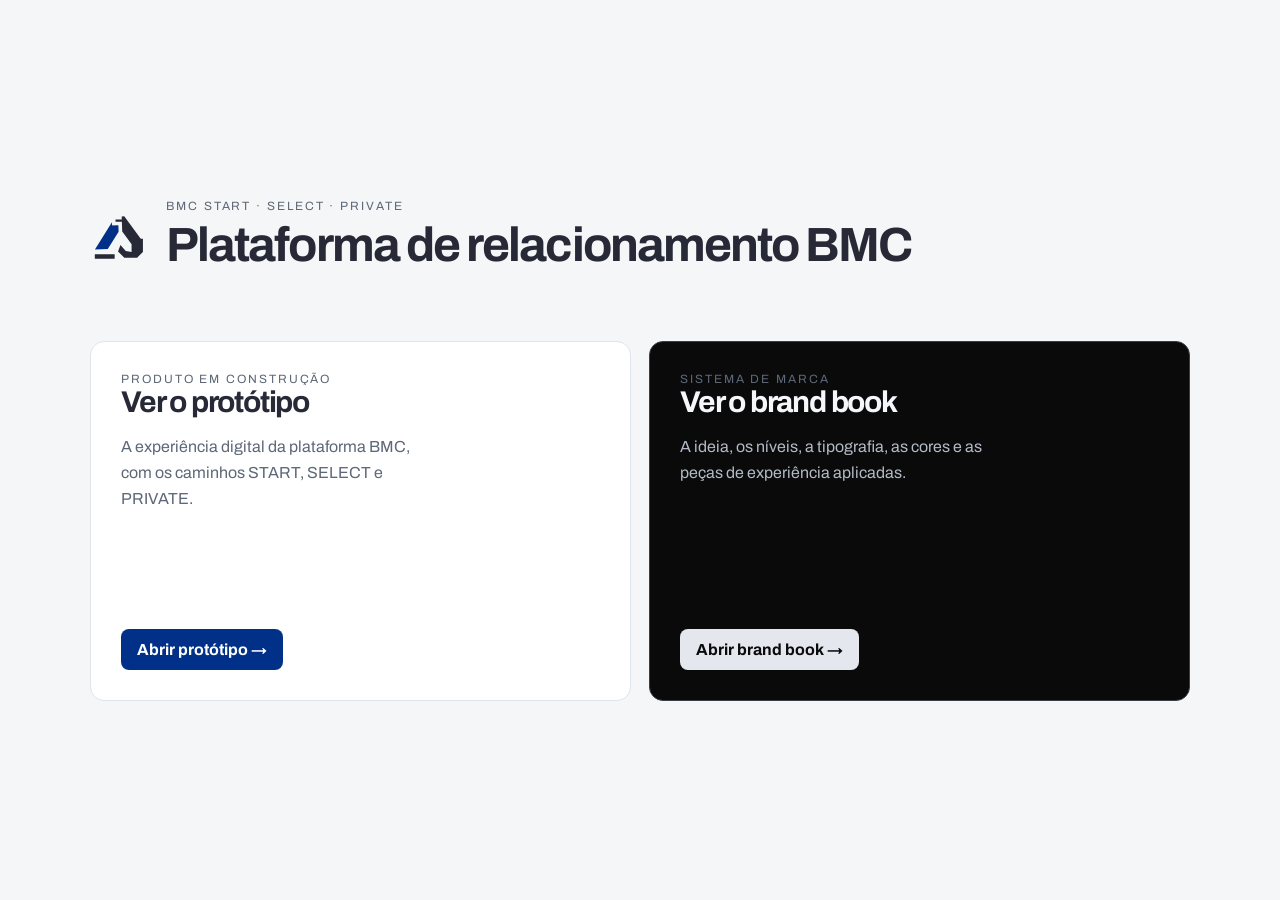
<file: index.html>
<!doctype html>
<html lang="pt-BR">
<head>
  <meta charset="utf-8"><meta name="viewport" content="width=device-width, initial-scale=1">
  <title>Plataforma de relacionamento BMC</title>
  <link rel="preconnect" href="https://fonts.googleapis.com"><link rel="preconnect" href="https://fonts.gstatic.com" crossorigin>
  <link href="https://fonts.googleapis.com/css2?family=Archivo:wdth,wght@62..125,400..800&display=swap" rel="stylesheet">
  <style>
    :root{font-family:Archivo,Arial,sans-serif;color:#272936;background:#f5f6f7}*{box-sizing:border-box}body{margin:0;min-width:0}main{min-height:100vh;display:grid;place-items:center;padding:32px}.wrap{width:min(1100px,100%)}.brand{display:flex;align-items:center;gap:18px;margin-bottom:72px}.brand img{width:58px;height:58px}.eyebrow{font-size:12px;letter-spacing:.16em;text-transform:uppercase;color:#5d6878}.brand h1{margin:8px 0 0;font-size:clamp(26px,4vw,48px);letter-spacing:-.04em;line-height:1.02}.cards{display:grid;grid-template-columns:repeat(2,minmax(0,1fr));gap:18px}.card{display:flex;flex-direction:column;justify-content:space-between;min-height:360px;padding:30px;border:1px solid #dfe4ea;border-radius:14px;background:#fff;transition:transform .2s ease,box-shadow .2s ease}.card:hover{transform:translateY(-4px);box-shadow:0 18px 40px #27293618}.card h2{margin:0;font-size:30px;letter-spacing:-.04em}.card p{max-width:34ch;color:#5d6878;line-height:1.6}.card a{align-self:flex-start;padding:12px 16px;border-radius:8px;background:#013088;color:#fff;text-decoration:none;font-weight:700}.card:nth-child(2){background:#0a0a0b;color:#f5f7fa;border-color:#3a3f47}.card:nth-child(2) p{color:#b2bac5}.card:nth-child(2) a{background:#e4e8ee;color:#0a0a0b}.footer{margin-top:32px;color:#7b8490;font-size:12px}
    @media(max-width:700px){main{padding:20px}.brand{margin-bottom:42px}.cards{grid-template-columns:1fr}.card{min-height:280px}}
  </style>
</head>
<body><main><div class="wrap">
  <div class="brand"><img src="brandbook/img/simbolo-leve-flat.svg" alt="Símbolo Encaixe na articulação"><div><div class="eyebrow">BMC START · SELECT · PRIVATE</div><h1>Plataforma de relacionamento BMC</h1></div></div>
  <section class="cards" aria-label="Entradas públicas"><article class="card"><div><div class="eyebrow">Produto em construção</div><h2>Ver o protótipo</h2><p>A experiência digital da plataforma BMC, com os caminhos START, SELECT e PRIVATE.</p></div><a href="prototipo/index.html">Abrir protótipo →</a></article><article class="card"><div><div class="eyebrow">Sistema de marca</div><h2>Ver o brand book</h2><p>A ideia, os níveis, a tipografia, as cores e as peças de experiência aplicadas.</p></div><a href="brandbook/index.html">Abrir brand book →</a></article></section>
</div></main></body></html>
</file>
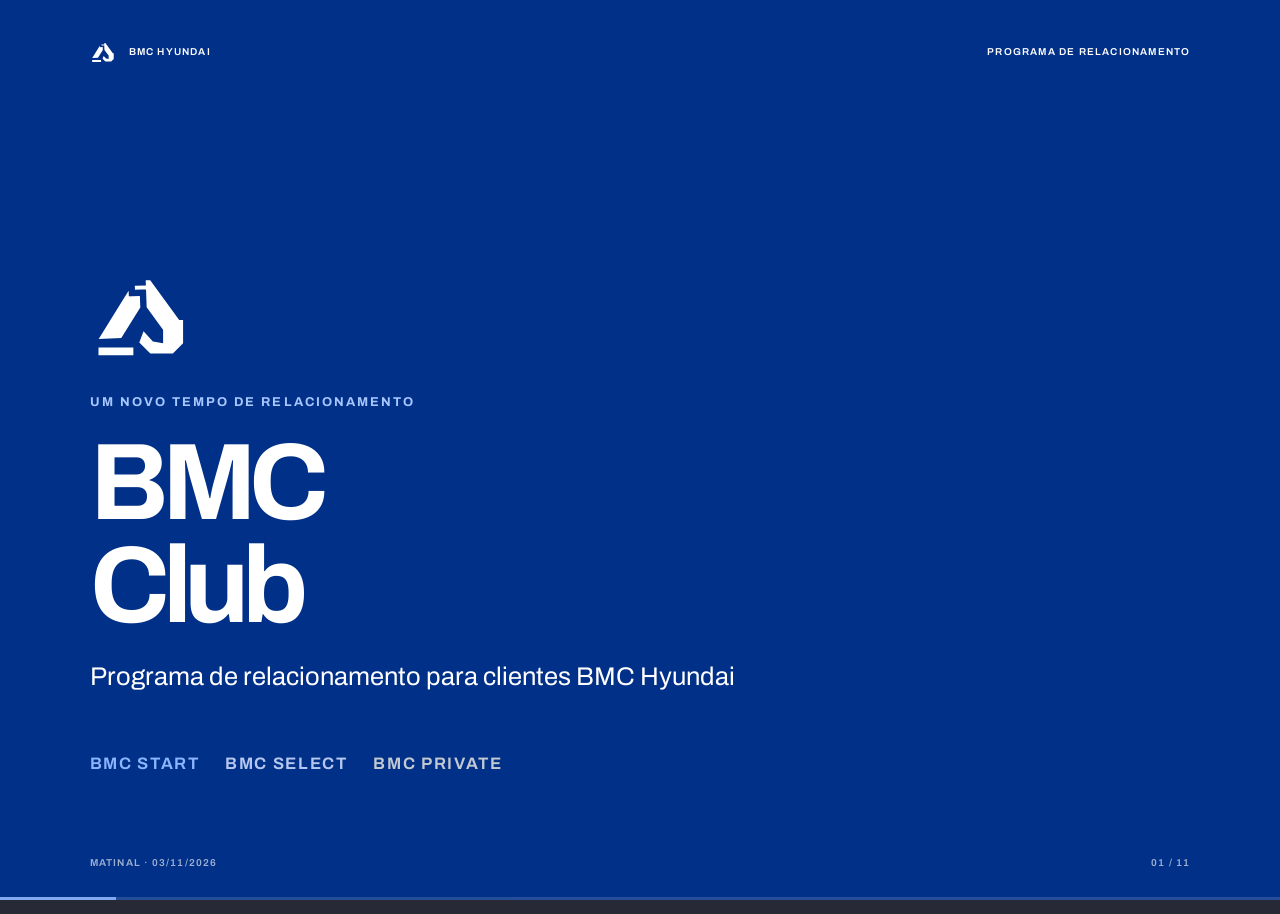
<file: apresentacao/index.html>
<!doctype html>
<html lang="pt-BR">
<head>
  <meta charset="utf-8">
  <meta name="viewport" content="width=device-width, initial-scale=1">
  <title>BMC Club</title>
  <meta name="description" content="Apresentação interna do programa de relacionamento BMC Club, da BMC Hyundai.">
  <link rel="preconnect" href="https://fonts.googleapis.com">
  <link rel="preconnect" href="https://fonts.gstatic.com" crossorigin>
  <link href="https://fonts.googleapis.com/css2?family=Archivo:wdth,wght@62..125,100..900&display=swap" rel="stylesheet">
  <style>
    :root{--ink:#272936;--blue:#013088;--navy:#011645;--paper:#EDECE6;--line:#c9c8c0;--white:#fff;--steel:#B4BBC4;--graphite:#2A2E35;--muted:#666a72}
    *{box-sizing:border-box}html,body{margin:0;width:100%;height:100%;background:var(--ink);font-family:Archivo,"Helvetica Neue",Arial,sans-serif;color:var(--ink);overflow:hidden}body{font-size:clamp(14px,1.1vw,22px)}
    .deck{height:100vh;width:100vw;position:relative;background:var(--paper)}
    .slide{position:absolute;inset:0;min-height:100%;padding:clamp(40px,5vw,96px) clamp(48px,7vw,140px) clamp(54px,5vw,86px);display:flex;flex-direction:column;justify-content:center;opacity:0;transform:translateY(14px);pointer-events:none;transition:opacity .35s ease,transform .35s ease;overflow:auto;background:var(--paper)}
    .slide.active{opacity:1;transform:none;pointer-events:auto;z-index:2}.slide.dark{background:var(--blue);color:var(--white)}.slide.select{background:var(--navy);color:var(--white)}.slide.private{background:radial-gradient(circle at 75% 22%,#4b515b 0,#2a2e35 42%,#20242a 100%);color:var(--white)}
    .slide:after{content:"";position:absolute;inset:0;pointer-events:none;opacity:.18;background-image:linear-gradient(90deg,transparent 49.9%,rgba(39,41,54,.04) 50%,transparent 50.1%)}
    .topline,.footer{position:absolute;z-index:3;left:clamp(48px,7vw,140px);right:clamp(48px,7vw,140px);display:flex;justify-content:space-between;align-items:center;text-transform:uppercase;letter-spacing:.12em;font-size:clamp(10px,.7vw,14px);font-weight:600}.topline{top:clamp(22px,3vw,52px)}.footer{bottom:clamp(22px,2.5vw,40px);color:var(--muted)}.dark .footer,.select .footer,.private .footer{color:rgba(255,255,255,.62)}
    .brand{display:flex;align-items:center;gap:13px}.brand img{width:26px;height:26px;object-fit:contain}.eyebrow{font-size:clamp(12px,1vw,18px);text-transform:uppercase;letter-spacing:.16em;font-weight:700;color:var(--blue);margin-bottom:22px}.dark .eyebrow,.select .eyebrow,.private .eyebrow{color:#a8c7ff}.kicker{font-weight:600;color:var(--muted);letter-spacing:.03em}.dark .kicker,.select .kicker,.private .kicker{color:rgba(255,255,255,.64)}
    h1,h2,h3,p{margin:0}h1{font-size:clamp(48px,5.7vw,108px);line-height:.95;letter-spacing:-.065em;font-weight:700;max-width:1050px}h2{font-size:clamp(36px,4.3vw,82px);line-height:.98;letter-spacing:-.06em;font-weight:700;max-width:1150px}h3{font-size:clamp(22px,2vw,38px);line-height:1.04;letter-spacing:-.03em}p,li{line-height:1.28}.lead{font-size:clamp(22px,2vw,38px);line-height:1.15;max-width:900px}.small{font-size:clamp(12px,1vw,18px);color:var(--muted)}.dark .small,.select .small,.private .small{color:rgba(255,255,255,.65)}
    .rule{height:1px;background:var(--line);width:100%;margin:30px 0}.dark .rule,.select .rule,.private .rule{background:rgba(255,255,255,.25)}
    .cover{justify-content:flex-end;padding-bottom:clamp(90px,10vw,170px)}.cover .symbol{width:clamp(70px,8vw,150px);margin-bottom:32px;filter:brightness(0) invert(1)}.cover h1{font-size:clamp(64px,8.5vw,160px)}.cover .sub{font-size:clamp(22px,2vw,38px);margin-top:24px}.levels-line{margin-top:60px;display:flex;gap:clamp(18px,2vw,48px);font-weight:650;letter-spacing:.1em;font-size:clamp(14px,1.3vw,25px)}.levels-line span:nth-child(1){color:#8bb5ff}.levels-line span:nth-child(2){color:#b6c8ef}.levels-line span:nth-child(3){color:#c3c9d0}
    .note{position:absolute;right:clamp(48px,7vw,140px);top:clamp(88px,11vw,185px);font-size:clamp(11px,.8vw,15px);border-left:2px solid var(--blue);padding:10px 0 10px 16px;color:var(--muted)}
    .three{display:grid;grid-template-columns:repeat(3,1fr);gap:clamp(18px,2.5vw,52px);margin-top:48px}.card{border-top:2px solid var(--blue);padding-top:24px}.dark .card,.select .card,.private .card{border-color:rgba(255,255,255,.45)}.card .num{font-size:clamp(44px,4vw,76px);font-weight:300;letter-spacing:-.08em;color:var(--blue);margin-bottom:20px}.dark .card .num,.select .card .num,.private .card .num{color:#b2cdfc}.card p{font-size:clamp(18px,1.4vw,27px);margin-top:12px}.card strong{font-size:clamp(20px,1.7vw,32px)}
    .level-grid{display:grid;grid-template-columns:repeat(3,1fr);gap:18px;margin-top:35px;min-height:0}.level{padding:30px 28px 24px;border:1px solid var(--line);display:flex;flex-direction:column;min-height:420px}.level.start{background:#fff}.level.select-card{background:var(--navy);color:white;border-color:#38507d}.level.private-card{background:radial-gradient(circle at 80% 10%,rgba(180,187,196,.35) 0,rgba(1,48,136,.25) 35%,transparent 70%),linear-gradient(160deg,#4B515B 0%,#2A2E35 55%,#1d2026 100%);color:white;border-color:rgba(195,201,208,.45);clip-path:polygon(0 0,100% 0,100% 96%,96% 100%,0 100%)}.level .level-name{font-size:clamp(22px,2vw,37px);font-weight:800;letter-spacing:-.04em}.level .threshold{font-size:clamp(15px,1.2vw,23px);margin:12px 0 22px;color:var(--blue);font-weight:650}.select-card .threshold,.private-card .threshold{color:#bdcff2}.level ul{margin:0;padding-left:20px;display:grid;gap:11px;font-size:clamp(15px,1.1vw,22px)}.level img{width:100%;height:clamp(90px,9vw,150px);object-fit:cover;object-position:center;margin-top:auto;padding-top:18px}
    .point-grid{display:grid;grid-template-columns:repeat(4,1fr);gap:15px;margin-top:45px}.point{border:1px solid var(--line);padding:20px 18px;min-height:120px;display:flex;flex-direction:column;justify-content:space-between;background:rgba(255,255,255,.28)}.point svg{width:30px;height:30px;stroke:var(--blue);fill:none;stroke-width:1.6}.point span{font-weight:600;font-size:clamp(15px,1.25vw,24px);line-height:1.05}.tag{font-size:11px;text-transform:uppercase;letter-spacing:.12em;color:var(--muted);margin-top:7px}.footnote{margin-top:28px;max-width:950px;font-size:clamp(14px,1.15vw,22px);color:var(--muted)}
    .rail{margin-top:70px;position:relative;height:8px;background:rgba(1,48,136,.15);border-radius:10px}.rail .fill{position:absolute;left:0;top:0;height:100%;width:100%;background:linear-gradient(90deg,var(--blue),var(--navy));border-radius:10px}.marker{position:absolute;top:50%;transform:translate(-50%,-50%);width:24px;height:24px;border-radius:50%;background:var(--paper);border:6px solid var(--blue)}.marker.m0{left:0}.marker.m1{left:20%}.marker.m2{left:100%;border-color:var(--navy)}.rail-labels{display:flex;justify-content:space-between;margin-top:25px;font-size:clamp(14px,1.2vw,23px);font-weight:600}.rules{display:grid;grid-template-columns:repeat(3,1fr);gap:30px;margin-top:50px}.rules strong{display:block;font-size:clamp(27px,2.2vw,43px);letter-spacing:-.05em;margin-bottom:10px}.rules p{font-size:clamp(16px,1.3vw,24px)}
    .timeline{display:grid;grid-template-columns:repeat(3,1fr);gap:0;margin-top:60px}.step{position:relative;padding:0 28px 0 0;border-top:2px solid var(--blue);padding-top:28px}.step:not(:first-child){padding-left:28px}.step:not(:last-child):after{content:"→";position:absolute;right:-13px;top:10px;font-size:32px;color:var(--blue);background:var(--paper);padding:0 4px}.step .year{font-size:clamp(44px,4vw,78px);font-weight:300;letter-spacing:-.08em;color:var(--blue);margin-bottom:18px}.step p{font-size:clamp(17px,1.4vw,27px)}.closing{font-size:clamp(23px,2vw,38px);margin-top:55px;font-weight:600;max-width:850px}
    .gallery{display:grid;grid-template-columns:1.3fr 1fr 1fr;gap:18px;margin-top:38px;height:min(53vh,570px)}.gallery figure{margin:0;display:flex;flex-direction:column;gap:14px;min-height:0}.gallery img{width:100%;height:100%;min-height:0;object-fit:cover;filter:saturate(.88)}.gallery figure:first-child img{object-position:center}.gallery figcaption{font-size:clamp(14px,1.1vw,21px);font-weight:600}.gallery .start-caption{grid-column:1/-1;color:var(--muted);margin-top:8px}
    .ask{display:grid;grid-template-columns:1fr 390px;gap:70px;align-items:center;margin-top:40px}.ask ul{padding-left:24px;display:grid;gap:14px;font-size:clamp(18px,1.45vw,28px)}.qr-wrap{background:white;color:var(--ink);padding:24px;display:flex;flex-direction:column;align-items:center;gap:15px;text-align:center}.qr-wrap img{width:min(100%,320px);aspect-ratio:1}.qr-wrap .url{font-size:10px;line-height:1.2;word-break:break-all;color:#555}
    .next{display:grid;grid-template-columns:repeat(3,1fr);gap:20px;margin-top:55px}.milestone{border-left:2px solid var(--blue);padding-left:22px}.milestone .month{font-size:clamp(32px,3vw,58px);font-weight:300;color:var(--blue);letter-spacing:-.06em;margin-bottom:12px}.milestone p{font-size:clamp(17px,1.35vw,26px);max-width:310px}.last{margin-top:55px;display:flex;gap:16px;align-items:center;font-size:clamp(22px,2vw,38px);font-weight:700}.last img{width:38px;height:38px}
    .progress{position:fixed;left:0;right:0;bottom:0;height:3px;background:rgba(255,255,255,.14);z-index:10}.progress i{display:block;height:100%;width:10%;background:#80a9ef;transition:width .3s ease}.counter{position:fixed;right:clamp(20px,3vw,55px);bottom:clamp(20px,2.5vw,40px);z-index:11;color:rgba(255,255,255,.65);font-size:12px;letter-spacing:.12em}.hint{position:fixed;left:50%;bottom:24px;transform:translateX(-50%);z-index:10;color:rgba(255,255,255,.35);font-size:11px;letter-spacing:.08em;text-transform:uppercase}
    .impact{justify-content:center}.impact h2{font-size:clamp(52px,7vw,132px);max-width:1250px}.impact .lead{margin-top:34px;color:rgba(255,255,255,.78)}
    .goal-grid{display:grid;grid-template-columns:repeat(4,1fr);gap:clamp(18px,2vw,40px);margin-top:50px}.goal{border-top:2px solid var(--blue);padding-top:18px}.goal .num{font-size:clamp(38px,3vw,62px);font-weight:300;color:var(--blue);letter-spacing:-.08em;margin-bottom:24px}.goal strong{display:block;font-size:clamp(20px,1.6vw,30px);margin-bottom:10px}.goal p{font-size:clamp(15px,1.15vw,22px);color:var(--muted)}
    .principle{align-items:center;text-align:center}.principle h2{max-width:1150px;font-size:clamp(48px,6.5vw,120px)}.principle .small{margin-top:34px;max-width:700px}
    .path-grid{display:grid;grid-template-columns:repeat(3,1fr);gap:18px;margin-top:42px}.path-card{padding:28px 30px 26px;border:1px solid var(--line);min-height:245px;display:flex;flex-direction:column}.path-card.start{background:#fff}.path-card.select{background:var(--navy);border-color:#38507d}.path-card.private{background:radial-gradient(circle at 80% 10%,rgba(180,187,196,.35),transparent 60%),linear-gradient(160deg,#4B515B,#2A2E35 55%,#1d2026);border-color:rgba(195,201,208,.45)}.path-card .level-name{font-size:clamp(22px,2vw,37px);font-weight:800;letter-spacing:-.04em}.path-card .concept{font-size:clamp(27px,2.5vw,48px);letter-spacing:-.05em;margin:20px 0 14px}.path-card p{font-size:clamp(15px,1.15vw,22px);color:var(--muted);margin-top:auto}.path-card.select p,.path-card.private p{color:rgba(255,255,255,.72)}.path-note{margin-top:28px;font-size:clamp(15px,1.15vw,22px);color:var(--muted)}
    .split{display:grid;grid-template-columns:1fr 1fr;gap:clamp(40px,7vw,120px);align-items:center;margin-top:42px}.split h3{margin-bottom:22px}.split ul{margin:0;padding-left:22px;display:grid;gap:9px;font-size:clamp(16px,1.2vw,23px)}.promise{font-size:clamp(32px,3.7vw,70px);line-height:1;letter-spacing:-.06em;font-weight:700;max-width:600px}.split-media{width:min(100%,430px);height:clamp(130px,18vh,210px);object-fit:cover;margin-top:28px}.dark.split-slide{background:var(--blue);color:var(--white)}.select.split-slide{background:var(--navy);color:var(--white)}.private.split-slide{background:radial-gradient(circle at 75% 22%,#4b515b 0,#2a2e35 42%,#20242a 100%);color:var(--white)}.private .split-panel{background:rgba(255,255,255,.08);border:1px solid rgba(255,255,255,.18);box-shadow:0 18px 45px rgba(0,0,0,.18);backdrop-filter:blur(12px);padding:28px}.private .split-panel h3{color:#fff}.dark.split-slide .split-panel ul,.select.split-slide .split-panel ul,.private.split-slide .split-panel ul{color:rgba(255,255,255,.86)}
    .tangible h2{max-width:1000px}.tangible .gallery{height:min(48vh,460px)}.transition{justify-content:center}.transition .symbol{width:clamp(70px,8vw,150px);filter:brightness(0) invert(1);margin-bottom:30px}.transition h1{font-size:clamp(58px,7.5vw,145px)}.transition .sub{font-size:clamp(22px,2vw,38px);margin-top:25px;max-width:900px}.transition .small{margin-top:55px;max-width:750px}
    @media (max-width:900px){body{overflow:auto}.deck{height:auto;min-height:100vh}.slide{position:relative;inset:auto;min-height:100vh;height:auto;padding:80px 24px 80px;display:none;overflow:hidden}.slide.active{display:flex}.topline,.footer{left:24px;right:24px}.note{position:static;margin-top:30px}.three,.level-grid,.point-grid,.rules,.timeline,.next,.ask,.goal-grid,.path-grid,.split{grid-template-columns:1fr}.three{gap:28px;margin-top:32px}.card{display:grid;grid-template-columns:58px 1fr;column-gap:15px}.card .num{grid-row:span 2;margin:0}.level{min-height:0;padding:24px}.point-grid{grid-template-columns:repeat(2,1fr);margin-top:30px}.gallery{height:auto;grid-template-columns:1fr 1fr}.gallery figure:first-child{grid-column:1/-1}.gallery img{height:230px}.gallery figure:first-child img{height:300px}.ask{gap:35px}.qr-wrap{max-width:360px}.rail{margin-top:50px}.rules{gap:26px}.goal-grid,.path-grid{gap:28px;margin-top:32px}.split{gap:36px;margin-top:32px}.split-media{height:230px}.cover{padding-top:120px}.cover .levels-line{flex-wrap:wrap;margin-top:35px}.hint{display:none}}
    @media (max-width:520px){h1{font-size:clamp(48px,14vw,76px)}h2{font-size:clamp(36px,11vw,58px)}.lead{font-size:25px}.point-grid{grid-template-columns:1fr}.gallery{grid-template-columns:1fr}.gallery figure:first-child,.gallery .start-caption{grid-column:auto}.gallery img,.gallery figure:first-child img{height:240px}.footer{font-size:9px}.topline{font-size:9px}.ask ul{font-size:19px}.cover .sub{font-size:22px}.level-grid{gap:14px}}
    @media (prefers-reduced-motion:reduce){.slide,.progress i{transition:none}}
  .dark .brand img,.select .brand img,.private .brand img{filter:brightness(0) invert(1)}
  .path-card.start{background:#fff;color:var(--ink)}
.path-card.select{background:var(--navy);border-color:#38507d}.path-card.select,.path-card.select *{color:#fff}.path-card.select .concept{color:#bdcff2}
.path-card.private{background:radial-gradient(circle at 80% 10%,rgba(180,187,196,.35) 0,rgba(1,48,136,.25) 35%,transparent 70%),linear-gradient(160deg,#4B515B 0%,#2A2E35 55%,#1d2026 100%);border-color:rgba(195,201,208,.45)}.path-card.private,.path-card.private *{color:#fff}.path-card.private .concept{color:#C3C9D0}
.path-card .concept{font-size:clamp(26px,2.4vw,46px);font-weight:300;letter-spacing:-.04em;margin:14px 0 16px;color:var(--blue)}.path-card p{font-size:clamp(16px,1.2vw,23px);line-height:1.3}
.path-entry{margin-top:30px;display:flex;gap:28px;align-items:baseline;border-top:2px solid var(--blue);padding-top:20px}.path-entry strong{font-size:clamp(20px,1.7vw,32px);letter-spacing:-.02em;color:var(--ink);flex:0 0 auto}.path-entry span{font-size:clamp(16px,1.2vw,23px);color:var(--muted);line-height:1.3}
  .split-media{width:100%!important;max-width:520px!important;height:clamp(150px,14vw,270px)!important;object-fit:cover}
  </style>
</head>
<body>
  <main class="deck" aria-label="Apresentação BMC Club">
    <section class="slide dark cover active" data-title="Capa">
      <div class="topline"><span class="brand"><img src="img/simbolo-leve-flat.svg" alt=""> BMC HYUNDAI</span><span>Programa de relacionamento</span></div>
      <img class="symbol" src="img/simbolo-leve-flat.svg" alt="Símbolo BMC">
      <div class="eyebrow">Um novo tempo de relacionamento</div><h1>BMC<br>Club</h1>
      <p class="sub">Programa de relacionamento para clientes BMC Hyundai</p>
      <div class="levels-line"><span>BMC START</span><span>BMC SELECT</span><span>BMC PRIVATE</span></div>
      <div class="footer"><span>Matinal · 03/11/2026</span><span>01 / 11</span></div>
    </section>

    <section class="slide" data-title="A motivação"><div class="topline"><span>02 — A motivação</span><span>BMC Club</span></div><div class="eyebrow">O ponto de partida</div><h2>A BMC já faz ações que visam o relacionamento com o cliente. Agora, pensamos em ampliar isso.</h2><div class="three"><article class="card"><div class="num">01</div><div><p><strong>Welcome</strong><br>Na venda, o Welcome e a entrega técnica marcam a chegada da máquina ao cliente.</p></div></article><article class="card"><div class="num">02</div><div><p><strong>Peças e serviços</strong><br>O time de peças e serviços já faz ações para apoiar o cliente no dia a dia da operação.</p></div></article><article class="card"><div class="num">03</div><div><p><strong>Ampliar</strong><br>Unir essas iniciativas num relacionamento contínuo, que reconhece quem cresce com a BMC.</p></div></article></div><div class="footer"><span>BMC Club</span><span>02 / 11</span></div></section>

    <section class="slide dark impact" data-title="O que muda"><div class="topline"><span>03 — O que muda</span><span>BMC Club</span></div><h2>Vamos estar presentes durante toda a vida da máquina.</h2><p class="lead">Da entrega da chave à próxima máquina, o cliente sente que tem a BMC ao lado dele.</p><div class="footer"><span>BMC Club</span><span>03 / 11</span></div></section>

    <section class="slide" data-title="Nossos objetivos"><div class="topline"><span>04 — Nossos objetivos</span><span>BMC Club</span></div><div class="eyebrow">Nossos objetivos</div><h2>O que queremos construir com o cliente.</h2><div class="goal-grid"><article class="goal"><div class="num">01</div><strong>Reconhecer</strong><p>Quem cuida da máquina e cresce a frota com a BMC.</p></article><article class="goal"><div class="num">02</div><strong>Aproximar</strong><p>Relação contínua, não só comercial.</p></article><article class="goal"><div class="num">03</div><strong>Trazer para casa</strong><p>Revisão, serviço e peça original feitos na BMC.</p></article><article class="goal"><div class="num">04</div><strong>Crescer juntos</strong><p>Quanto mais o cliente cresce, mais a BMC entrega.</p></article></div><div class="footer"><span>BMC Club</span><span>04 / 11</span></div></section>

    <section class="slide principle" data-title="O princípio"><div class="topline"><span>05 — O princípio</span><span>BMC Club</span></div><h2>O cliente já precisa cuidar da máquina. A gente transforma isso em relacionamento.</h2><p class="small">O benefício vem do relacionamento, não de desconto na venda da máquina.</p><div class="footer"><span>BMC Club</span><span>05 / 11</span></div></section>

    <section class="slide" data-title="Três níveis, um caminho"><div class="topline"><span>06 — Três níveis, um caminho</span><span>Reconhecimento progressivo</span></div><div class="eyebrow">Três níveis, um caminho</div><h2>O relacionamento cresce com o cliente.</h2><div class="path-grid"><article class="path-card start"><div class="level-name"><b>BMC</b> START</div><div class="concept">Começo</div><p>Todo cliente BMC. A relação começa na entrega da máquina.</p></article><article class="path-card select"><div class="level-name"><b>BMC</b> SELECT</div><div class="concept">Reconhecimento</div><p>Cliente recorrente, que cuida da máquina com a BMC.</p></article><article class="path-card private"><div class="level-name"><b>BMC</b> PRIVATE</div><div class="concept">Parceria</div><p>Os maiores parceiros, com frota e relação de longo prazo.</p></article></div><div class="path-entry"><strong>A partir de agora, todo cliente BMC é START.</strong><span>Ao atingir a pontuação, ou de acordo com a quantidade de máquinas, o cliente já começa nos níveis maiores. Os detalhes, a gente mostra na plataforma.</span></div><div class="footer"><span>START · SELECT · PRIVATE</span><span>06 / 11</span></div></section>

    <section class="slide split-slide" data-title="BMC START"><div class="topline"><span>07 — BMC START</span><span>Todo cliente BMC</span></div><div class="eyebrow">BMC START</div><div class="split"><div><h3>O que entrega</h3><ul><li>Central de relacionamento.</li><li>Contato do técnico mais próximo.</li><li>Certificado digital da compra: “Minha conquista”.</li><li>Comunicados e conteúdos.</li><li>Comunidade de clientes e Academy (cursos BMC).</li></ul></div><div class="split-panel"><h3>O que queremos proporcionar</h3><p class="promise">Sentir que pertence à BMC desde o primeiro dia.</p><img class="split-media" src="img/bb-boas-vindas-start.jpg" alt="Boas-vindas BMC START no celular"></div></div><div class="footer"><span>BMC START · começo</span><span>07 / 11</span></div></section>

    <section class="slide select split-slide" data-title="BMC SELECT"><div class="topline"><span>08 — BMC SELECT</span><span>Cliente recorrente</span></div><div class="eyebrow">BMC SELECT</div><div class="split"><div><h3>O que entrega</h3><ul><li>Desconto fixo em peças e serviços.</li><li>Prioridade no atendimento do chamado.</li><li>Disponibilidade de técnico.</li><li>Condição especial no deslocamento do técnico.</li><li>Cartão BMC SELECT.</li></ul></div><div class="split-panel"><h3>O que queremos proporcionar</h3><p class="promise">Ser prioridade. Saber que a máquina dele não fica parada esperando.</p><img class="split-media" src="img/bb-cartao-select.jpg" alt="Cartão BMC SELECT"></div></div><div class="footer"><span>BMC SELECT · reconhecimento</span><span>08 / 11</span></div></section>

    <section class="slide private split-slide" data-title="BMC PRIVATE"><div class="topline"><span>09 — BMC PRIVATE</span><span>Os maiores parceiros</span></div><div class="eyebrow">BMC PRIVATE</div><div class="split"><div><h3>O que entrega</h3><ul><li>As melhores condições em peças, serviços e máquinas.</li><li>Prioridade máxima.</li><li>Treinamentos exclusivos.</li><li>Experiências com parceiros: jantares, vinhos, eventos.</li><li>Presentes enviados para a casa do cliente.</li><li>Convite BMC PRIVATE em aço.</li></ul></div><div class="split-panel"><h3>O que queremos proporcionar</h3><p class="promise">Ser tratado como parceiro de negócio, não como cliente.</p><img class="split-media" src="img/bb-convite-private.jpg" alt="Convite BMC PRIVATE em aço"></div></div><div class="footer"><span>BMC PRIVATE · parceria</span><span>09 / 11</span></div></section>

    <section class="slide tangible" data-title="Do digital ao tangível"><div class="topline"><span>10 — Do digital ao tangível</span><span>BMC Club</span></div><div class="eyebrow">O que queremos proporcionar</div><h2>O cliente vai sentir o BMC Club na mão.</h2><div class="gallery"><figure><img src="img/plataforma-private.jpg" alt="Plataforma BMC Club"><figcaption>Na plataforma, todos os dias</figcaption></figure><figure><img src="img/bb-kit-vinho-private.jpg" alt="Kit de vinho PRIVATE"><figcaption>Presente na casa do cliente</figcaption></figure><figure><img src="img/bb-ingressos-show-private.jpg" alt="Ingressos PRIVATE"><figcaption>Experiências com parceiros</figcaption></figure><p class="start-caption">No START, a experiência é 100% digital.</p></div><div class="footer"><span>BMC Club</span><span>10 / 11</span></div></section>

    <section class="slide dark transition" data-title="Agora, a plataforma"><div class="topline"><span>11 — Agora, a plataforma</span><span>BMC Club</span></div><img class="symbol" src="img/simbolo-leve-flat.svg" alt="Símbolo BMC"><h1>Agora, a<br>plataforma.</h1><p class="sub">Onde o cliente acompanha a frota, o nível e tudo o que o BMC Club entrega.</p><p class="small">Depois, vamos ouvir vocês: o formulário de feedback chega no grupo.</p><div class="footer"><span>BMC Club</span><span>11 / 11</span></div></section>
  </main>
  <div class="progress"><i></i></div><div class="counter" aria-live="polite" style="display:none">1 / 11</div>
  <script>
    (()=>{const slides=[...document.querySelectorAll('.slide')],bar=document.querySelector('.progress i'),counter=document.querySelector('.counter');let current=0;let startX=0;
      const go=(n,update=true)=>{current=(n+slides.length)%slides.length;slides.forEach((s,i)=>s.classList.toggle('active',i===current));bar.style.width=((current+1)/slides.length*100)+'%';counter.textContent=`${current+1} / ${slides.length}`;if(update)history.replaceState(null,'',`#${current+1}`)};
      const fromHash=()=>{const n=parseInt(location.hash.slice(1),10);return n>=1&&n<=slides.length?n-1:0};go(fromHash(),false);
      const next=()=>go(current+1),prev=()=>go(current-1);document.addEventListener('keydown',e=>{if(['ArrowRight',' ','PageDown'].includes(e.key)){e.preventDefault();next()}else if(['ArrowLeft','PageUp'].includes(e.key)){e.preventDefault();prev()}else if(e.key.toLowerCase()==='f'){document.fullscreenElement?document.exitFullscreen():document.documentElement.requestFullscreen?.()}});
      document.addEventListener('click',e=>{if(e.target.closest('a,button'))return;e.clientX>innerWidth/2?next():prev()});document.addEventListener('touchstart',e=>{startX=e.changedTouches[0].clientX},{passive:true});document.addEventListener('touchend',e=>{const dx=e.changedTouches[0].clientX-startX;if(Math.abs(dx)>45)(dx<0?next:prev)()},{passive:true});window.addEventListener('hashchange',()=>go(fromHash(),false));
    })();
  </script>
</body>
</html>
</file>
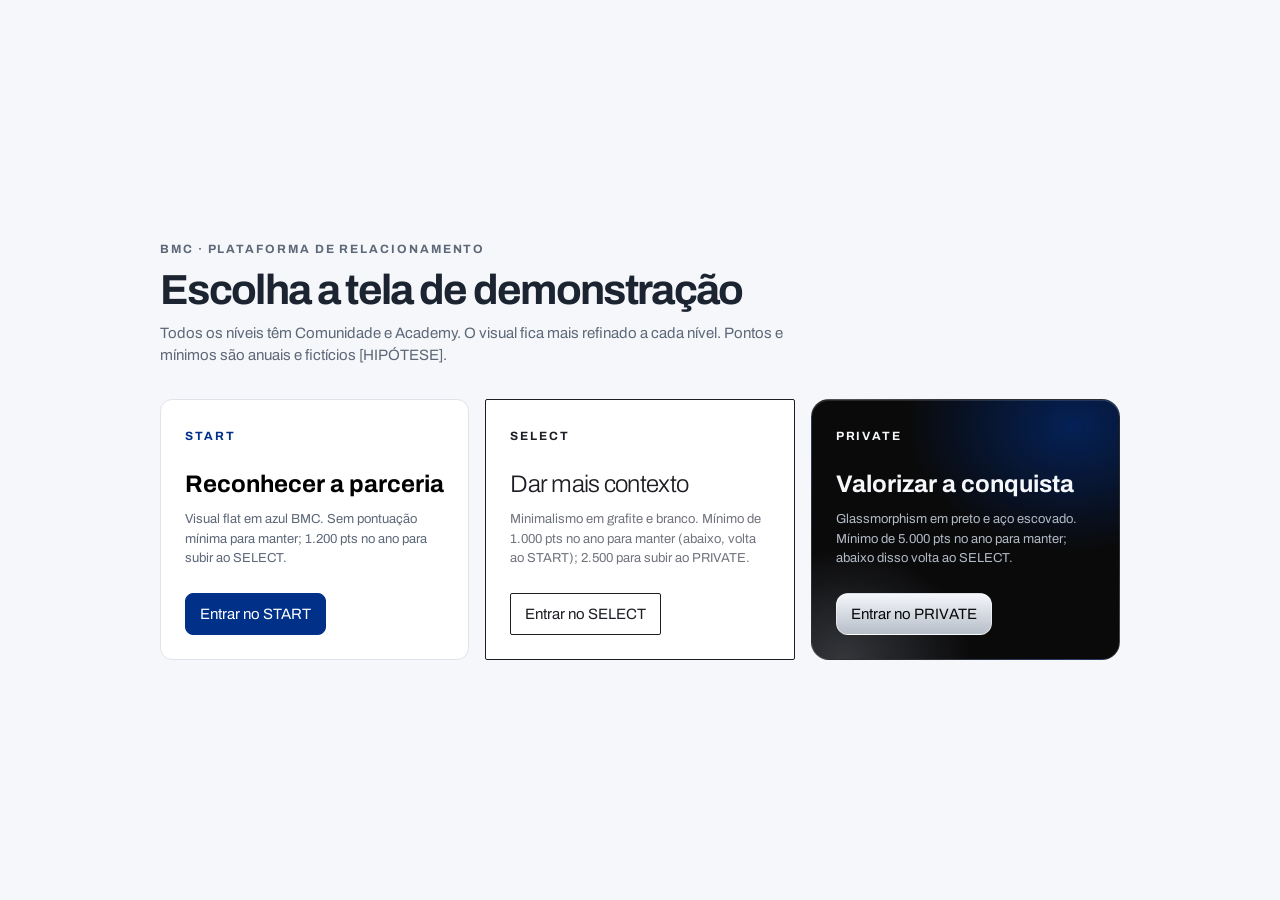
<file: prototipo/index.html>
<!doctype html>
<html lang="pt-BR">
<head>
  <meta charset="utf-8"><meta name="viewport" content="width=device-width, initial-scale=1">
  <title>Plataforma de Relacionamento BMC · níveis</title>
  <link rel="stylesheet" href="styles.css">
  <style>
    body { min-height:100vh; display:grid; place-items:center; padding:24px; background:#f5f7fa; }
    .level-chooser { width:min(960px,100%); display:grid; gap:32px; }
    .chooser-head { display:grid; gap:10px; max-width:640px; }
    .chooser-head h1 { color:#1b2430; font-size:clamp(28px,5vw,42px); line-height:1.05; letter-spacing:-.04em; }
    .chooser-head p { color:#5d6878; }
    .level-grid { display:grid; grid-template-columns:repeat(3,minmax(0,1fr)); gap:16px; }
    .level-card { min-height:260px; display:flex; flex-direction:column; justify-content:space-between; padding:24px; border:1px solid #dfe4ea; border-radius:12px; background:#fff; }
    .level-card:hover { border-color:#013088; }
    .level-card h2 { margin-top:20px; font-size:24px; }
    .level-card p { margin-top:8px; color:#5d6878; font-size:13px; }
    .level-card .btn { align-self:flex-start; margin-top:24px; }
    .level-card.select { color:#1d1e24; background:#fff; border-color:#1d1e24; border-radius:2px; }
    .level-card.select p { color:#70737c; } .level-card.select h2 { font-weight:300; letter-spacing:-.03em; } .level-card.select .btn { border-radius:2px; border-color:#1d1e24; }
    .level-card.private { color:#f5f7fa; background:radial-gradient(90% 80% at 85% 10%,rgba(1,48,136,.6),transparent 60%),radial-gradient(70% 70% at 10% 100%,rgba(176,186,202,.25),transparent 60%),#0a0a0b; border-color:rgba(255,255,255,.14); border-radius:18px; box-shadow:inset 0 1px 0 rgba(255,255,255,.12); }
    .level-card.private p { color:#b2bac5; }
    .level-card.private .btn { color:#0a0a0b; background:linear-gradient(180deg,#f5f7fa,#b6bec9); border-color:rgba(255,255,255,.5); border-radius:12px; }
    .level-card .btn { border:1px solid #dfe4ea; border-radius:8px; padding:9px 14px; } .level-card:not(.select):not(.private) .btn { background:#013088; border-color:#013088; color:#fff; }
    .chooser-mark { font-size:12px; font-weight:700; letter-spacing:.16em; }
    @media (max-width:700px) { .level-grid { grid-template-columns:1fr; } .level-card { min-height:180px; } }
  </style>
</head>
<body>
  <main class="level-chooser" aria-labelledby="levels-title">
    <div class="chooser-head"><p class="chooser-mark">BMC · PLATAFORMA DE RELACIONAMENTO</p><h1 id="levels-title">Escolha a tela de demonstração</h1><p>Todos os níveis têm Comunidade e Academy. O visual fica mais refinado a cada nível. Pontos e mínimos são anuais e fictícios [HIPÓTESE].</p></div>
    <div class="level-grid">
      <a class="level-card" href="start.html"><div><span class="chooser-mark" style="color:#013088">START</span><h2>Reconhecer a parceria</h2><p>Visual flat em azul BMC. Sem pontuação mínima para manter; 1.200 pts no ano para subir ao SELECT.</p></div><span class="btn btn-primary">Entrar no START</span></a>
      <a class="level-card select" href="select.html"><div><span class="chooser-mark">SELECT</span><h2>Dar mais contexto</h2><p>Minimalismo em grafite e branco. Mínimo de 1.000 pts no ano para manter (abaixo, volta ao START); 2.500 para subir ao PRIVATE.</p></div><span class="btn">Entrar no SELECT</span></a>
      <a class="level-card private" href="private.html"><div><span class="chooser-mark">PRIVATE</span><h2>Valorizar a conquista</h2><p>Glassmorphism em preto e aço escovado. Mínimo de 5.000 pts no ano para manter; abaixo disso volta ao SELECT.</p></div><span class="btn">Entrar no PRIVATE</span></a>
    </div>
  </main>
</body>
</html>
</file>
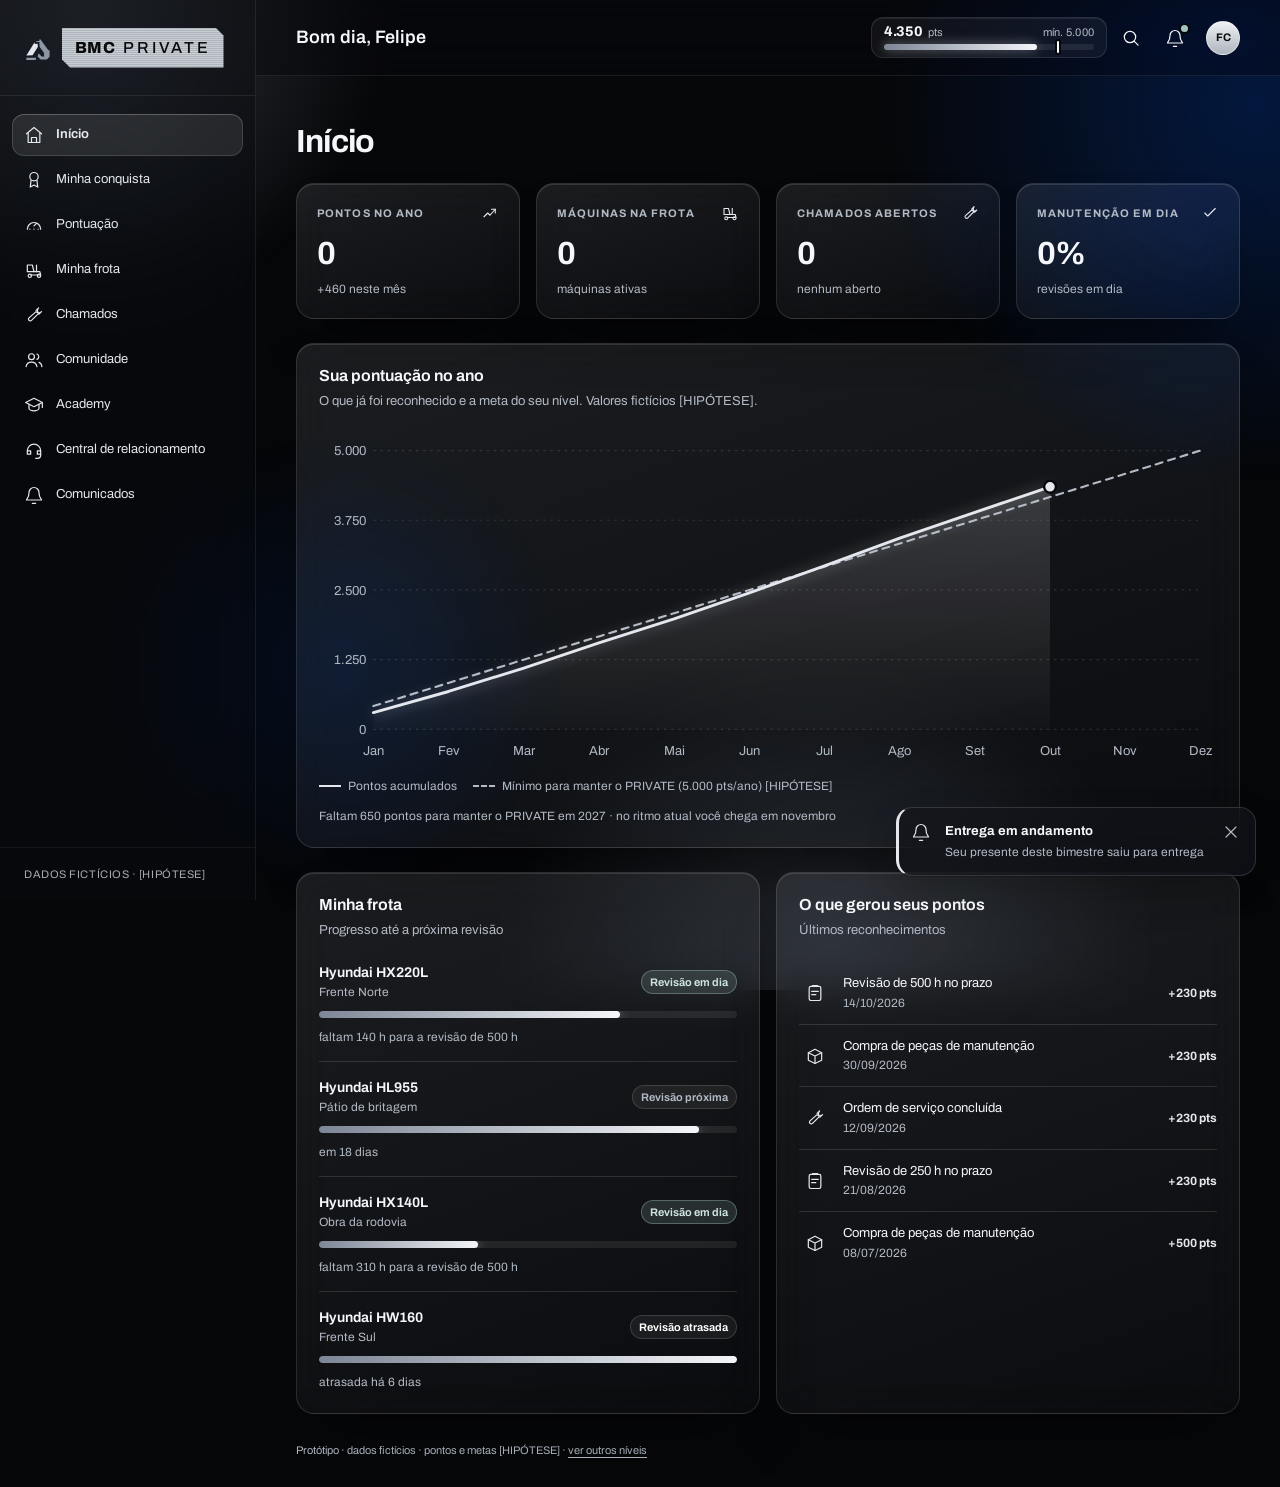
<file: prototipo/private.html>
<!doctype html>
<html lang="pt-BR" data-tier="private">
<head><meta charset="utf-8"><meta name="viewport" content="width=device-width, initial-scale=1"><title>BMC PRIVATE · Plataforma de Relacionamento</title><link rel="stylesheet" href="styles.css"><link rel="stylesheet" href="screens-support.css"><link rel="stylesheet" href="community.css"><link rel="stylesheet" href="themes.css"></head>
<body><div id="app"></div><script src="data.js"></script><script src="app.js"></script><script src="screens-main.js"></script><script src="screens-support.js"></script><script src="screens-community.js"></script><script>BMC.start();</script></body>
</html>
</file>
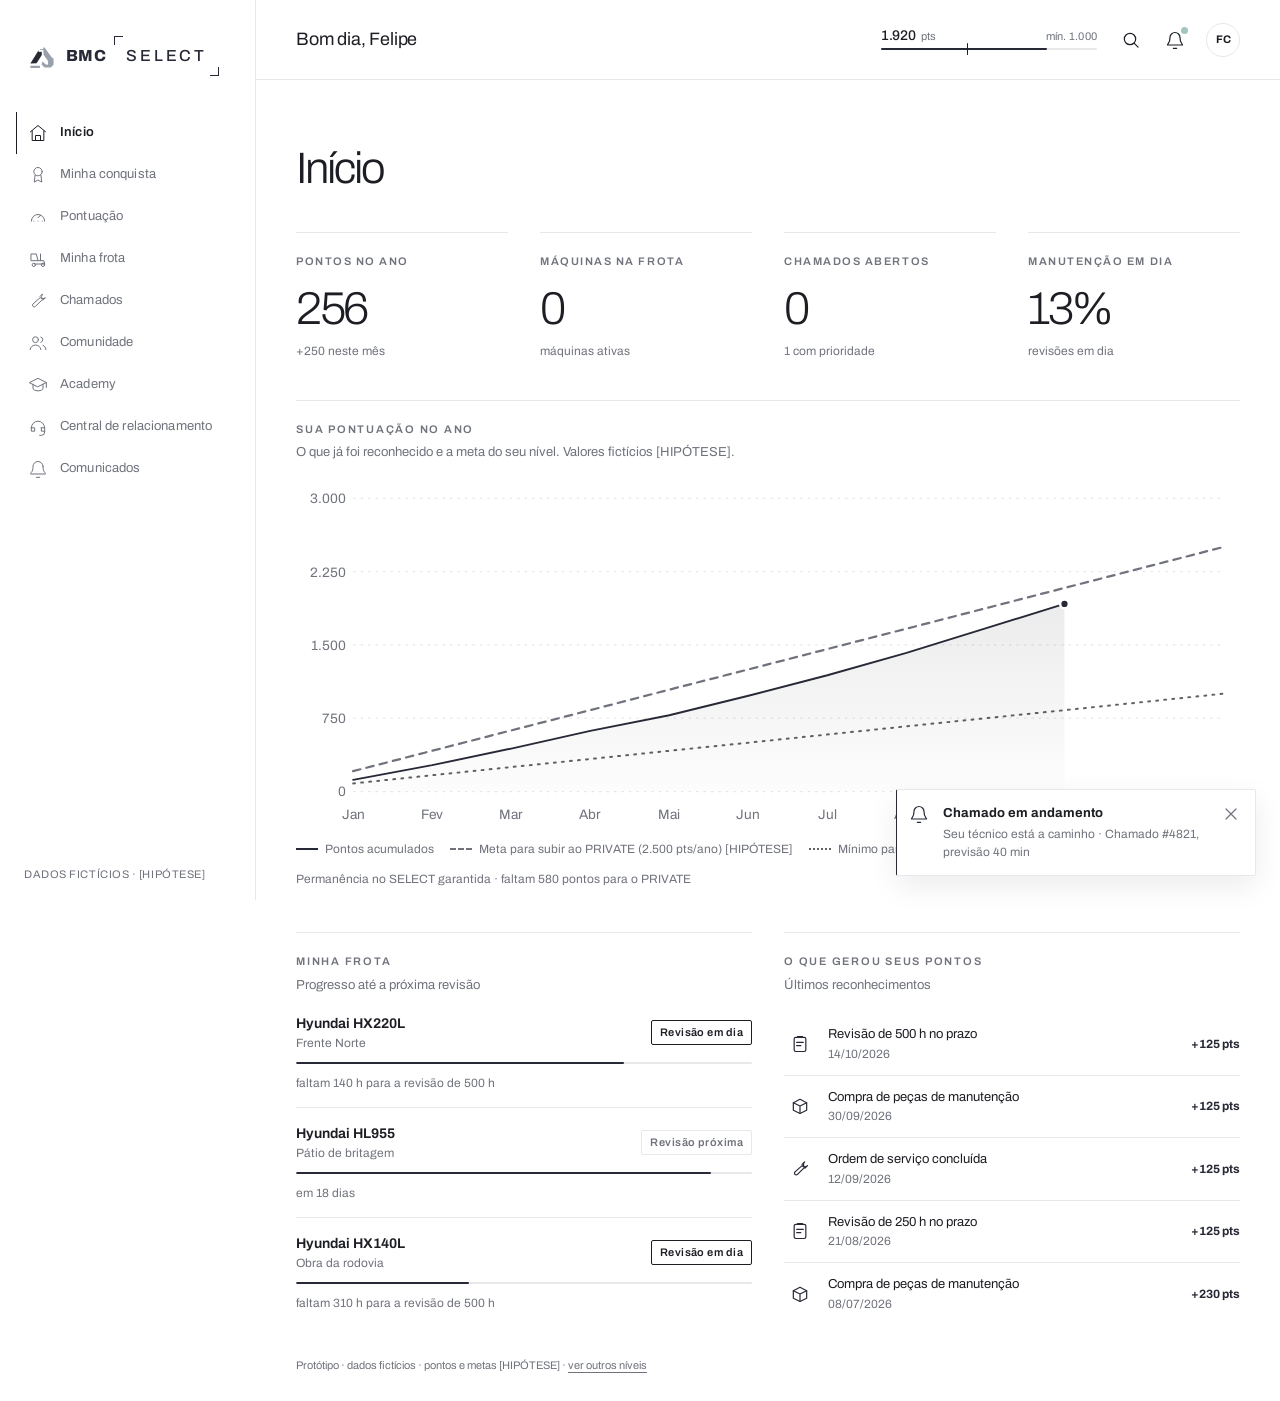
<file: prototipo/select.html>
<!doctype html>
<html lang="pt-BR" data-tier="select">
<head><meta charset="utf-8"><meta name="viewport" content="width=device-width, initial-scale=1"><title>BMC SELECT · Plataforma de Relacionamento</title><link rel="stylesheet" href="styles.css"><link rel="stylesheet" href="screens-support.css"><link rel="stylesheet" href="community.css"><link rel="stylesheet" href="themes.css"></head>
<body><div id="app"></div><script src="data.js"></script><script src="app.js"></script><script src="screens-main.js"></script><script src="screens-support.js"></script><script src="screens-community.js"></script><script>BMC.start();</script></body>
</html>
</file>
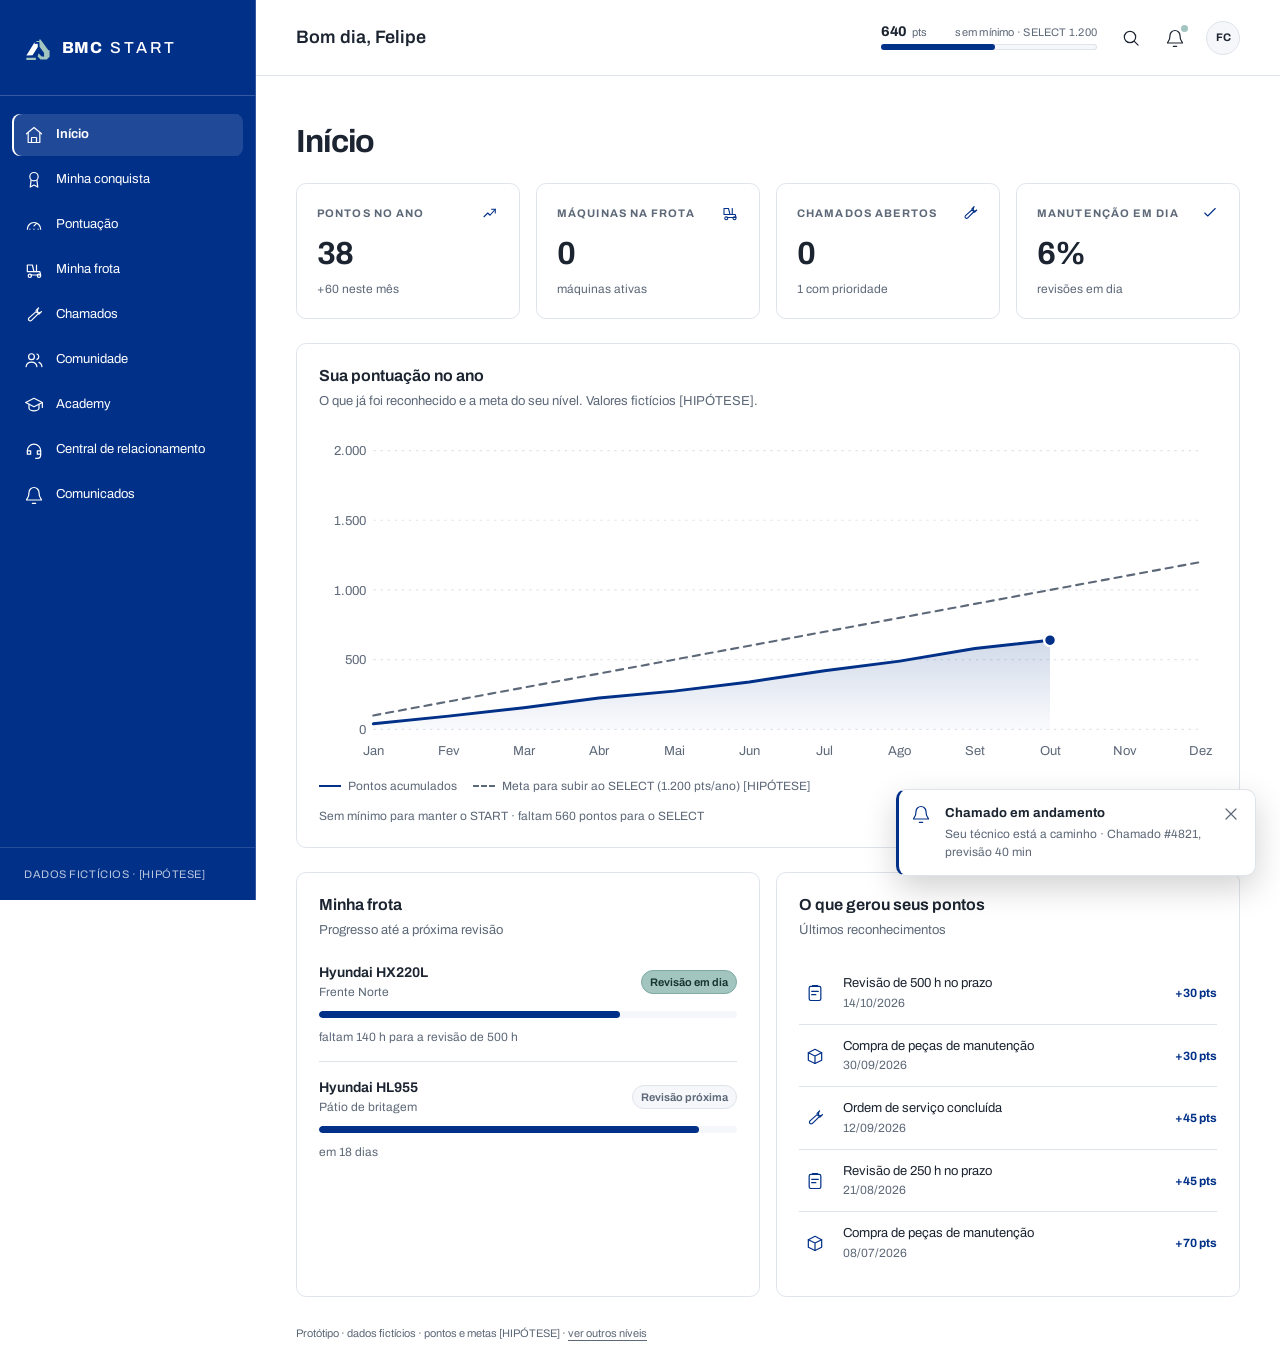
<file: prototipo/start.html>
<!doctype html>
<html lang="pt-BR" data-tier="start">
<head><meta charset="utf-8"><meta name="viewport" content="width=device-width, initial-scale=1"><title>BMC START · Plataforma de Relacionamento</title><link rel="stylesheet" href="styles.css"><link rel="stylesheet" href="screens-support.css"><link rel="stylesheet" href="community.css"><link rel="stylesheet" href="themes.css"></head>
<body><div id="app"></div><script src="data.js"></script><script src="app.js"></script><script src="screens-main.js"></script><script src="screens-support.js"></script><script src="screens-community.js"></script><script>BMC.start();</script></body>
</html>
</file>
<file: prototipo/styles.css>
@import url('https://fonts.googleapis.com/css2?family=Archivo:wdth,wght@62..125,100..900&display=swap');
:root { --font: "Archivo", Arial, sans-serif; --radius: 10px; --space: 24px; --sidebar-width: 256px; }
html[data-tier="start"] { --bg:#fff; --surface:#fff; --surface-2:#f5f7fa; --text:#1b2430; --muted:#5d6878; --line:#dfe4ea; --primary:#013088; --primary-ink:#fff; --sidebar:#013088; --sidebar-text:#fff; --sidebar-line:rgba(255,255,255,.2); --chart:#013088; --chart-1:#013088; --symbol-a:#fff; --symbol-b:#a3c5c0; }
html[data-tier="select"] { --bg:#fff; --surface:#fff; --surface-2:#f4f5f7; --text:#272936; --muted:#5d626f; --line:#dfe1e6; --primary:#272936; --primary-ink:#fff; --sidebar:#272936; --sidebar-text:#fff; --sidebar-line:rgba(255,255,255,.18); --chart:#272936; --chart-1:#272936; --symbol-a:#fff; --symbol-b:#a3c5c0; }
html[data-tier="private"] { --bg:#0a0a0b; --surface:#121316; --surface-2:#181b20; --text:#f5f7fa; --muted:#b2bac5; --line:#3a3f47; --primary:#e4e8ee; --primary-ink:#0a0a0b; --sidebar:#0a0a0b; --sidebar-text:#e4e8ee; --sidebar-line:#3a3f47; --chart:#e4e8ee; --chart-1:#e4e8ee; --symbol-a:#e4e8ee; --symbol-b:#8e97a6; }
* { box-sizing:border-box; }
html,body { margin:0; min-width:0; background:var(--bg); color:var(--text); font-family:var(--font); font-size:15px; line-height:1.5; }
body { min-width:0; }
a { color:inherit; text-decoration:none; }
button,input,select,textarea { font:inherit; color:inherit; }
button { cursor:pointer; }
:focus-visible { outline:2px solid #a3c5c0; outline-offset:3px; }
h1,h2,h3,p { margin:0; }
.sr-only { position:absolute; width:1px; height:1px; padding:0; margin:-1px; overflow:hidden; clip:rect(0,0,0,0); white-space:nowrap; border:0; }
.icon { width:20px; height:20px; flex:none; fill:none; stroke:currentColor; stroke-width:1.45; stroke-linecap:round; stroke-linejoin:round; }
.sidebar { position:fixed; inset:0 auto 0 0; z-index:40; width:var(--sidebar-width); display:flex; flex-direction:column; background:var(--sidebar); color:var(--sidebar-text); border-right:1px solid var(--sidebar-line); }
.sidebar-brand { min-height:96px; padding:24px; display:flex; align-items:center; border-bottom:1px solid var(--sidebar-line); }
.nav { display:grid; gap:3px; padding:18px 12px; overflow-y:auto; }
.nav a { min-height:42px; display:flex; align-items:center; gap:12px; padding:9px 12px; border-radius:8px; color:var(--sidebar-text); font-size:13px; }
.nav a:hover,.nav a[aria-current="page"] { background:rgba(255,255,255,.12); }
.nav a[aria-current="page"] { box-shadow:inset 2px 0 var(--sidebar-text); font-weight:650; }
.sidebar-foot { margin-top:auto; padding:18px 24px; border-top:1px solid var(--sidebar-line); color:var(--sidebar-text); opacity:.72; font-size:11px; letter-spacing:.05em; text-transform:uppercase; }
.main { margin-left:var(--sidebar-width); min-width:0; min-height:100vh; background:var(--bg); }
.topbar { min-height:76px; display:flex; align-items:center; gap:12px; padding:0 40px; background:var(--bg); border-bottom:1px solid var(--line); }
.greeting { flex:1; min-width:0; font-size:18px; font-weight:600; white-space:nowrap; overflow:hidden; text-overflow:ellipsis; }
.top-actions { display:flex; align-items:center; gap:4px; }
.icon-button { position:relative; width:40px; height:40px; display:grid; place-items:center; border:0; border-radius:8px; background:transparent; }
.icon-button:hover { background:var(--surface-2); }
.dot { position:absolute; top:7px; right:7px; width:7px; height:7px; border-radius:50%; background:#a3c5c0; box-shadow:0 0 0 2px var(--bg); }
.avatar { width:34px; height:34px; display:grid; place-items:center; margin-left:7px; border:1px solid var(--line); border-radius:50%; background:var(--surface-2); color:var(--text); font-size:11px; font-weight:700; }
.menu-button { display:none; }
.content { width:min(1180px,100%); margin:0 auto; padding:48px 40px 28px; }
.screen { display:grid; gap:24px; }
.screen > h2 { font-size:clamp(28px,3vw,32px); line-height:1.1; letter-spacing:-.035em; }
.screen-sub { margin-top:-16px; color:var(--muted); }
.grid-4,.grid-2 { display:grid; gap:16px; grid-template-columns:1fr; min-width:0; width:100%; max-width:100%; }
.grid-4 > *, .grid-2 > * { min-width:0; width:100%; max-width:100%; }
.card { position:relative; min-width:0; width:100%; max-width:100%; overflow:hidden; border:1px solid var(--line); border-radius:var(--radius); background:var(--surface); }
.card-header { padding:22px 22px 0; }
.card-body { padding:22px; }
.card-title { font-size:16px; line-height:1.2; font-weight:650; }
.card-desc,.muted { color:var(--muted); font-size:13px; }
.card-desc { margin-top:7px; }
.stat { padding:20px; min-height:130px; }
.stat-top { display:flex; align-items:center; justify-content:space-between; color:var(--muted); font-size:11px; font-weight:700; letter-spacing:.1em; text-transform:uppercase; }
.stat-top .icon { width:18px; height:18px; color:var(--primary); }
.stat-value { margin-top:16px; font-size:32px; line-height:1; font-weight:680; letter-spacing:-.04em; }
.stat-hint { margin-top:10px; color:var(--muted); font-size:12px; }
.btn { min-height:42px; display:inline-flex; align-items:center; justify-content:center; gap:9px; padding:9px 14px; border:1px solid var(--line); border-radius:8px; background:var(--surface); color:var(--text); }
.btn:hover { background:var(--surface-2); }
.btn-primary { border-color:var(--primary); background:var(--primary); color:var(--primary-ink); }
.badge { display:inline-flex; align-items:center; min-height:24px; padding:3px 8px; border:1px solid var(--line); border-radius:99px; font-size:11px; font-weight:650; }
.badge-ok { border-color:#7eaaa3; background:#a3c5c0; color:#173431; }
.badge-soon { color:var(--muted); background:var(--surface-2); }
.badge-info { color:var(--muted); background:var(--surface-2); }
.badge-late { color:#fff; background:#7a2b2b; border-color:#7a2b2b; }
.item-list,.machines-big { display:grid; gap:0; padding:0; margin:0; list-style:none; }
.machine { display:grid; gap:10px; padding:15px 0; border-bottom:1px solid var(--line); }
.machine:first-child { padding-top:0; }
.machine:last-child { border-bottom:0; padding-bottom:0; }
.machine-head,.row { display:flex; align-items:center; gap:12px; }
.machine-head { justify-content:space-between; }
.machine-name { font-size:14px; font-weight:650; }
.machine-nick,.activity-date { color:var(--muted); font-size:12px; }
.progress { height:7px; overflow:hidden; border-radius:99px; background:var(--surface-2); }
.progress span { display:block; width:var(--progress,0); height:100%; border-radius:inherit; background:var(--primary); animation:progress-in 600ms cubic-bezier(.22,.8,.3,1) both; }
.activity { display:flex; align-items:center; gap:12px; padding:12px 0; border-bottom:1px solid var(--line); }
.activity:last-child { border-bottom:0; }
.activity-ico { display:grid; place-items:center; width:32px; height:32px; color:var(--primary); }
.activity-body { min-width:0; flex:1; }
.activity-text { font-size:13px; }
.pts { color:var(--primary); font-size:12px; font-weight:700; white-space:nowrap; }
.chart-wrap { min-width:0; width:100%; max-width:100%; overflow:hidden; }
.chart-wrap svg { display:block; min-width:0; width:100%; max-width:100%; height:auto; }
.chart-grid { stroke:var(--line); stroke-width:1; stroke-dasharray:2 4; }
.chart-axis { fill:var(--muted); font-size:11px; font-family:var(--font); }
.chart-acc { fill:none; stroke:var(--chart); stroke-width:2.5; stroke-linecap:round; stroke-linejoin:round; stroke-dasharray:1; stroke-dashoffset:1; animation:chart-line-in 600ms ease-out 80ms both; }
.chart-wrap .chart-area { opacity:0; animation:chart-area-in 380ms ease-out 520ms both; }
.chart-goal { fill:none; stroke:var(--muted); stroke-width:1.8; stroke-dasharray:6 5; stroke-linecap:round; }
.chart-dot { fill:var(--chart); stroke:var(--surface); stroke-width:2; }
.legend { display:flex; flex-wrap:wrap; gap:16px; margin-top:12px; color:var(--muted); font-size:12px; }
.legend span { display:inline-flex; align-items:center; gap:7px; }
.legend i { display:inline-block; width:22px; border-top:2px solid var(--chart); }
.legend i.dash { border-top:2px dashed var(--muted); }
.gap-line { margin-top:12px; color:var(--muted); font-size:12px; }
.founder-seal { width:max-content; max-width:100%; margin-top:-12px; padding:6px 10px; border:1px solid var(--line); border-radius:99px; color:var(--muted); font-size:11px; letter-spacing:.04em; }
.machine-photo { display:flex; align-items:center; gap:9px; min-height:80px; padding:14px; border:1px dashed var(--line); border-radius:8px; color:var(--muted); font-size:12px; }
.timeline { display:grid; gap:22px; padding:0 0 0 20px; margin:0; border-left:1px solid var(--line); list-style:none; }
.timeline li { position:relative; }
.timeline li::before { content:""; position:absolute; left:-25px; top:5px; width:9px; height:9px; border:2px solid var(--primary); border-radius:50%; background:var(--surface); }
.timeline time { color:var(--muted); font-size:11px; letter-spacing:.06em; }
.timeline h3 { margin-top:3px; font-size:14px; }
.cert { display:grid; gap:16px; padding:24px; border:1px solid var(--line); border-radius:8px; background:var(--surface-2); }
.rule,.ledger-row,.contact { display:flex; gap:12px; align-items:center; justify-content:space-between; padding:13px 0; border-bottom:1px solid var(--line); }
.rule:last-child,.ledger-row:last-child,.contact:last-child { border-bottom:0; }
.ledger-row { flex-wrap:wrap; }
.ledger-row small { color:var(--muted); font-size:11px; }
.stack { display:grid; gap:12px; }
.field { width:100%; min-height:42px; padding:9px 11px; border:1px solid var(--line); border-radius:8px; background:var(--surface); }
.say { color:#7eaaa3; font-size:12px; }
.footer-note { padding:0 40px 28px; color:var(--muted); font-size:11px; }
.footer-note a { text-decoration:underline; text-underline-offset:3px; }
.brand-lockup { display:inline-flex; align-items:center; gap:10px; min-width:0; max-width:100%; color:var(--sidebar-text); }
.bmc-symbol { width:28px; height:28px; flex:none; }
.brand-copy { display:inline-flex; align-items:baseline; gap:8px; min-width:0; }
.brand-bmc { font-size:16px; font-weight:800; letter-spacing:.03em; }
.brand-name { font-size:16px; font-weight:500; letter-spacing:.17em; }
.brand-select .brand-name { position:relative; padding:8px 12px; }
.brand-select .brand-name::before,.brand-select .brand-name::after { content:""; position:absolute; width:8px; height:8px; border-color:currentColor; border-style:solid; }
.brand-select .brand-name::before { top:0; left:0; border-width:1px 0 0 1px; }
.brand-select .brand-name::after { right:0; bottom:0; border-width:0 1px 1px 0; }
.brand-private .brand-copy { gap:8px; padding:8px 13px; background:repeating-linear-gradient(0deg,#c9ced4 0,#c9ced4 1px,#aeb5bd 1px,#aeb5bd 2px); color:#0a0a0b; clip-path:polygon(0 0,calc(100% - 8px) 0,100% 8px,100% 100%,8px 100%,0 calc(100% - 8px)); }
.brand-cert { color:var(--cert-logo); }
html[data-tier="start"] { --cert-logo:#013088; }
html[data-tier="select"] { --cert-logo:#272936; }
html[data-tier="private"] { --cert-logo:#e4e8ee; }
.cert .brand-cert { color:var(--cert-logo); }
.cert .brand-cert .bmc-symbol { --symbol-a:var(--cert-logo); --symbol-b:var(--cert-logo); }
html[data-tier="start"] .cert .brand-cert .bmc-symbol { --symbol-a:#013088; --symbol-b:#272936; }
html[data-tier="private"] .cert .brand-cert .bmc-symbol { --symbol-a:#e4e8ee; --symbol-b:#8e97a6; }
.achievement-plaque { width:100%; border-radius:10px; background:#e6e8eb; box-shadow:0 8px 18px rgba(18,25,35,.12); }
.plaque-image { position:relative; overflow:hidden; width:100%; }
.plaque-image img { display:block; width:100%; height:auto; }
.plaque-engraving { position:absolute; display:grid; justify-items:center; gap:3px; text-align:center; line-height:1.1; transform-origin:center; }
.plaque-engraving .bmc-symbol { width:24px; height:24px; }
.plaque-engraving strong,.plaque-engraving span { font-size:clamp(8px,1.55vw,13px); letter-spacing:.11em; }
.plaque-engraving strong { font-weight:750; }
.plaque-engraving span { font-weight:600; }
.plaque-start .plaque-engraving { left:13%; top:14%; width:76%; height:62%; color:#fff; transform:rotate(-6.2deg) skewX(-1deg); --symbol-a:#fff; --symbol-b:#fff; }
.plaque-select .plaque-engraving { left:10%; top:22%; width:80%; height:58%; color:#d5dbe4; transform:rotate(-8.5deg) skewX(-1deg); --symbol-a:#d5dbe4; --symbol-b:#d5dbe4; }
.plaque-private .plaque-engraving { left:13%; top:42%; width:74%; height:31%; color:#1b1f29; transform:rotate(4.5deg) skewX(-1deg); --symbol-a:#1b1f29; --symbol-b:#1b1f29; }
html[data-tier="private"] .plaque-engraving .bmc-symbol { color:#1b1f29; }
@media (max-width:420px) { .plaque-start .plaque-engraving { left:12%; width:77%; } .plaque-select .plaque-engraving { left:9%; width:82%; } .plaque-private .plaque-engraving { left:12%; width:76%; } .plaque-engraving strong,.plaque-engraving span { letter-spacing:.07em; } }

.screen-enter { animation:screen-in 220ms ease-out both; }
.screen-enter .card { animation:card-in 220ms ease-out calc(min(var(--stagger,0),5) * 45ms) both; }
.badge-attending::before { content:""; width:6px; height:6px; margin-right:6px; border-radius:50%; background:currentColor; animation:status-pulse 1.8s ease-in-out infinite; }
.toast-region { position:fixed; right:24px; bottom:24px; z-index:80; display:grid; gap:10px; width:min(360px,calc(100vw - 32px)); pointer-events:none; }
.toast { position:relative; display:grid; grid-template-columns:24px minmax(0,1fr) 28px; gap:10px; align-items:start; padding:14px 12px; border:1px solid var(--line); border-left:3px solid var(--primary); border-radius:10px; background:var(--surface); color:var(--text); box-shadow:0 12px 32px rgba(0,0,0,.18); pointer-events:auto; animation:toast-in 220ms ease-out both; }
html[data-tier="private"] .toast { border-color:#8e97a6; border-left-color:#e4e8ee; background:#1b1f29; }
.toast-icon { color:var(--primary); }
.toast-title { font-size:13px; font-weight:700; }
.toast-text { margin-top:2px; color:var(--muted); font-size:12px; }
.toast-close { display:grid; place-items:center; width:28px; height:28px; margin-top:-4px; border:0; border-radius:6px; background:transparent; color:var(--muted); }
.toast-close:hover { background:var(--surface-2); color:var(--text); }
@keyframes screen-in { from { opacity:0; transform:translateY(8px); } to { opacity:1; transform:none; } }
@keyframes card-in { from { opacity:0; transform:translateY(6px); } to { opacity:1; transform:none; } }
@keyframes progress-in { from { width:0; } to { width:var(--progress); } }
@keyframes chart-line-in { to { stroke-dashoffset:0; } }
@keyframes chart-area-in { to { opacity:1; } }
@keyframes toast-in { from { opacity:0; transform:translateY(8px); } to { opacity:1; transform:none; } }
@keyframes status-pulse { 50% { opacity:.35; transform:scale(.7); } }
@media (prefers-reduced-motion:reduce) { *,*::before,*::after { animation-duration:.001ms !important; animation-delay:0ms !important; transition-duration:.001ms !important; } }
html[data-tier="private"] .card,html[data-tier="private"] .topbar,html[data-tier="private"] .footer-note { background-image:repeating-linear-gradient(0deg,transparent 0,transparent 2px,rgba(228,232,238,.025) 2px,rgba(228,232,238,.025) 3px); }
html[data-tier="private"] .card { border-color:#3a3f47; }
html[data-tier="private"] .sidebar { background-image:repeating-linear-gradient(0deg,transparent 0,transparent 2px,rgba(228,232,238,.025) 2px,rgba(228,232,238,.025) 3px); }
@media (min-width:640px) { .grid-4 { grid-template-columns:repeat(2,minmax(0,1fr)); } }
@media (min-width:960px) { .grid-2 { grid-template-columns:repeat(2,minmax(0,1fr)); } .grid-4 { grid-template-columns:repeat(4,minmax(0,1fr)); } }
@media (max-width:800px) { :root { --sidebar-width:0px; } .sidebar { width:280px; transform:translateX(-100%); visibility:hidden; transition:transform .2s ease,visibility .2s; } body.nav-open .sidebar { transform:none; visibility:visible; } .scrim { display:none; position:fixed; inset:0; z-index:30; background:rgba(0,0,0,.5); } body.nav-open .scrim { display:block; } .main { margin-left:0; } .menu-button { display:grid; } .topbar { padding:0 20px; } .content { padding:32px 20px 24px; } .footer-note { padding:0 20px 24px; } }
@media (max-width:420px) { .topbar { min-height:64px; padding:0 12px; gap:4px; } .greeting { font-size:16px; } .top-actions .icon-button { width:36px; } .avatar { width:30px; height:30px; margin-left:2px; } .content { padding:28px 14px 20px; } .screen { gap:18px; } .card-header,.card-body { padding-left:16px; padding-right:16px; } .stat { min-height:112px; padding:16px; } .stat-value { font-size:28px; } .grid-4 { grid-template-columns:repeat(2,minmax(0,1fr)); gap:10px; } .grid-2 { gap:12px; } .footer-note { padding:0 14px 20px; } .legend { gap:10px; font-size:11px; } }
</file>
<file: prototipo/screens-support.css>
/* Complementos das telas Chamados e Comunicados. */
.sp-h3 { margin-top:4px; font-size:16px; font-weight:650; }
.sp-priority { border-left:3px solid var(--primary); }
.sp-steps { display:grid; gap:14px; margin:0; padding:0 0 0 20px; border-left:1px solid var(--line); list-style:none; }
.sp-steps li { position:relative; display:flex; justify-content:space-between; gap:12px; align-items:baseline; }
.sp-steps li::before { content:""; position:absolute; left:-25px; top:5px; width:8px; height:8px; border:2px solid var(--line); border-radius:50%; background:var(--surface); }
.sp-steps li.sp-done::before { border-color:var(--primary); background:var(--primary); }
.sp-steps li.sp-todo { color:var(--muted); }
.sp-step-label { font-size:13px; font-weight:650; }
.sp-step-at { flex:none; color:var(--muted); font-size:11px; text-align:right; }
.sp-more summary,.sp-new summary { min-height:42px; display:flex; align-items:center; cursor:pointer; list-style:none; }
.sp-new summary { width:max-content; }
.sp-more summary::-webkit-details-marker,.sp-new summary::-webkit-details-marker,.sp-ann summary::-webkit-details-marker { display:none; }
.sp-new[open] summary { border-radius:8px 8px 0 0; }
.sp-textarea { min-height:88px; resize:vertical; }
.sp-ann summary { display:grid; grid-template-columns:auto minmax(0,1fr); gap:4px 10px; align-items:center; padding:16px; cursor:pointer; }
.sp-ann-title { min-width:0; font-weight:650; }
.sp-ann-date { grid-column:1 / -1; font-size:11px; }
.sp-ann .card-body { padding-top:0; }
</file>
<file: prototipo/community.css>
/* Barra de pontos do topo, regras de nível, Comunidade e Academy. Base flat (START); SELECT e PRIVATE refinam em themes.css. */

/* Barra fixa: pontos do ano x mínimo para manter */
.tier-meter { flex:none; min-width:0; overflow:hidden; width:236px; display:grid; gap:5px; padding:6px 10px; border-radius:8px; color:var(--text); }
.tier-meter:hover { background:var(--surface-2); }
.tm-line { display:flex; align-items:baseline; gap:5px; font-size:11px; line-height:1; white-space:nowrap; }
.tm-now { font-size:14px; font-weight:750; letter-spacing:-.02em; }
.tm-unit { color:var(--muted); }
.tm-right { margin-left:auto; color:var(--muted); letter-spacing:.02em; overflow:hidden; text-overflow:ellipsis; }
.tm-bar { position:relative; height:6px; border-radius:99px; background:var(--surface-2); box-shadow:inset 0 0 0 1px var(--line); }
.tm-fill { position:absolute; inset:0 auto 0 0; width:var(--p); border-radius:inherit; background:var(--primary); animation:tm-in 700ms cubic-bezier(.22,.8,.3,1) both; }
.tm-mark { position:absolute; top:-3px; bottom:-3px; left:var(--k); width:2px; margin-left:-1px; border-radius:2px; background:var(--text); box-shadow:0 0 0 2px var(--bg); }
.tm-status { display:none; }
@keyframes tm-in { from { width:0; } }
@media (max-width:640px) { .search-button,.tm-hide-sm { display:none; } .tier-meter { width:150px; padding:6px 4px; } .tm-right { font-size:10px; } }
@media (max-width:420px) { .tier-meter { width:118px; } .tm-unit { display:none; } .tm-now { font-size:13px; } }

/* Gráfico: linha do mínimo para manter */
.chart-keep { fill:none; stroke:var(--text); stroke-width:1.6; stroke-dasharray:1.5 5; stroke-linecap:round; opacity:.7; }
.legend i.dot-line { border-top:2px dotted var(--text); opacity:.7; }

/* Regras dos níveis */
.tier-rules { display:grid; gap:12px; grid-template-columns:1fr; }
.tier-rule { display:grid; gap:4px; padding:14px; border:1px solid var(--line); border-radius:8px; font-size:13px; }
.tier-rule strong { display:flex; align-items:center; gap:8px; font-size:13px; letter-spacing:.12em; }
.tier-rule.is-current { border-color:var(--primary); box-shadow:inset 3px 0 var(--primary); }
@media (min-width:760px) { .tier-rules { grid-template-columns:repeat(3,minmax(0,1fr)); } }

/* Comunidade */
.cm-layout { display:grid; gap:20px; grid-template-columns:1fr; min-width:0; }
.cm-layout > * { min-width:0; }
@media (min-width:1040px) { .cm-layout { grid-template-columns:minmax(0,1fr) 300px; align-items:start; } .cm-side { position:sticky; top:96px; } }
.cm-feed { gap:14px; }
.cm-compose-foot { display:flex; gap:10px; }
.cm-compose-foot .field { width:auto; flex:1; max-width:220px; }
.cm-chips { display:flex; flex-wrap:wrap; gap:8px; }
.cm-chip { min-height:34px; padding:6px 14px; border:1px solid var(--line); border-radius:99px; background:var(--surface); color:var(--muted); font-size:12px; font-weight:600; }
.cm-chip[aria-pressed="true"] { border-color:var(--primary); background:var(--primary); color:var(--primary-ink); }
.cm-author { display:flex; align-items:center; gap:12px; }
.cm-avatar { width:38px; height:38px; flex:none; display:grid; place-items:center; border-radius:50%; background:var(--surface-2); color:var(--text); font-size:12px; font-weight:700; }
.cm-who { flex:1; min-width:0; display:grid; font-size:13px; }
.cm-who .muted { font-size:12px; }
.cm-tier { display:inline-block; margin-left:4px; padding:1px 6px; border-radius:4px; font-size:9px; font-weight:700; letter-spacing:.12em; vertical-align:2px; }
.cm-tier-start { background:#013088; color:#fff; }
.cm-tier-select { background:#272936; color:#fff; }
.cm-tier-private { background:linear-gradient(180deg,#e9ecf0,#aeb5bd); color:#0a0a0b; }
.cm-title { font-size:15px; line-height:1.3; font-weight:650; }
.cm-text { font-size:14px; color:var(--text); opacity:.88; }
.cm-machine { display:inline-flex; align-items:center; gap:6px; width:max-content; color:var(--muted); font-size:12px; }
.cm-machine .icon { width:16px; height:16px; }
.cm-bmc { display:flex; gap:10px; padding:12px 14px; border-radius:8px; background:var(--surface-2); font-size:13px; }
.cm-bmc .icon { color:var(--primary); }
.cm-bmc p { margin-top:2px; color:var(--muted); }
.cm-actions { display:flex; gap:6px; margin:2px 0 -6px -8px; }
.cm-act { min-height:36px; display:inline-flex; align-items:center; gap:7px; padding:6px 8px; border:0; border-radius:8px; background:transparent; color:var(--muted); font-size:12px; font-weight:600; }
.cm-act:hover { background:var(--surface-2); color:var(--text); }
.cm-act .icon { width:17px; height:17px; }
.cm-stat { display:grid; gap:2px; }
.cm-stat strong { font-size:22px; letter-spacing:-.03em; }
.cm-trend { display:grid; gap:12px; margin:0; padding:0; list-style:none; counter-reset:t; font-size:13px; font-weight:600; }
.cm-trend li { display:grid; gap:1px; }
.cm-trend .muted { font-size:11px; font-weight:600; letter-spacing:.08em; text-transform:uppercase; }
.cm-rules { display:grid; gap:10px; margin:0; padding:0; list-style:none; font-size:13px; }
.cm-rules li { display:flex; gap:8px; }
.cm-rules .icon { width:17px; height:17px; color:var(--primary); }
[data-topic][hidden] { display:none; }

/* Academy */
.ac-featured { display:grid; grid-template-columns:1fr; }
@media (min-width:760px) { .ac-featured { grid-template-columns:minmax(220px,38%) 1fr; } }
.ac-thumb { display:grid; place-items:center; min-height:120px; background:linear-gradient(135deg,var(--primary),color-mix(in srgb,var(--primary) 55%,#a3c5c0)); color:var(--primary-ink); }
.ac-thumb .icon { width:30px; height:30px; }
.ac-thumb-lg { min-height:200px; }
.ac-thumb-lg .icon { width:44px; height:44px; }
.ac-tag { color:var(--muted); font-size:11px; font-weight:700; letter-spacing:.1em; text-transform:uppercase; }
.ac-title-lg { font-size:22px; line-height:1.15; letter-spacing:-.02em; }
.ac-featured .btn { justify-self:start; }
.ac-grid { display:grid; gap:16px; grid-template-columns:1fr; }
@media (min-width:640px) { .ac-grid { grid-template-columns:repeat(2,minmax(0,1fr)); } }
@media (min-width:1040px) { .ac-grid { grid-template-columns:repeat(3,minmax(0,1fr)); } }
.ac-course { display:flex; flex-direction:column; }
.ac-course .card-body { flex:1; }
.ac-foot { margin-top:auto; font-size:12px; }
.ac-live .row { align-items:center; }
.ac-live .row > div { flex:1; min-width:0; }
.ac-live-dot { width:10px; height:10px; flex:none; border-radius:50%; background:#c0392b; box-shadow:0 0 0 4px rgba(192,57,43,.18); animation:status-pulse 1.8s ease-in-out infinite; }
@media (max-width:520px) { .ac-live .row { flex-wrap:wrap; } .cm-compose-foot { flex-wrap:wrap; } .cm-compose-foot .field { max-width:none; } }
</file>
<file: prototipo/themes.css>
/* Linguagem visual por nível. START = flat (base de styles.css, sem mudanças).
   SELECT = minimalismo: menos caixas, linhas finas, tipografia leve e muito respiro.
   PRIVATE = glassmorphism: preto com aço escovado, vidro fosco sobre luz difusa. */

/* ---------- SELECT · minimalismo ---------- */
html[data-tier="select"] { --bg:#fff; --surface:#fff; --surface-2:#f4f4f5; --text:#1d1e24; --muted:#70737c; --line:#e8e8eb; --primary:#272936; --primary-ink:#fff; --sidebar:#fff; --sidebar-text:#272936; --sidebar-line:#ededf0; --chart:#272936; --chart-1:#272936; --radius:2px; --symbol-a:#272936; --symbol-b:#9aa0ab; }
html[data-tier="select"] .sidebar { border-right:1px solid var(--line); }
html[data-tier="select"] .sidebar-brand { border-bottom:0; min-height:104px; padding:32px 28px 24px; }
html[data-tier="select"] .nav { gap:0; padding:8px 16px; }
html[data-tier="select"] .nav a { border-radius:0; color:var(--muted); font-size:13px; letter-spacing:.01em; }
html[data-tier="select"] .nav a .icon { stroke-width:1.2; }
html[data-tier="select"] .nav a:hover { background:transparent; color:var(--text); }
html[data-tier="select"] .nav a[aria-current="page"] { background:transparent; color:var(--text); box-shadow:inset 1px 0 var(--text); font-weight:600; }
html[data-tier="select"] .sidebar-foot { border-top:0; color:var(--muted); opacity:1; }
html[data-tier="select"] .topbar { min-height:80px; border-bottom-color:var(--line); }
html[data-tier="select"] .greeting { font-weight:400; letter-spacing:-.01em; }
html[data-tier="select"] .avatar { background:transparent; }
html[data-tier="select"] .content { padding-top:64px; }
html[data-tier="select"] .screen { gap:40px; }
html[data-tier="select"] .screen > h2 { font-size:clamp(32px,4vw,44px); font-weight:300; letter-spacing:-.045em; }
html[data-tier="select"] .screen-sub { margin-top:-30px; }
html[data-tier="select"] .grid-4,html[data-tier="select"] .grid-2 { gap:32px; }
html[data-tier="select"] .card { border:0; border-top:1px solid var(--line); border-radius:0; background:transparent; overflow:visible; }
html[data-tier="select"] .card-header { padding:22px 0 0; }
html[data-tier="select"] .card-body { padding:18px 0 4px; }
html[data-tier="select"] .card-title { color:var(--muted); font-size:11px; font-weight:600; letter-spacing:.16em; text-transform:uppercase; }
html[data-tier="select"] .stat { min-height:0; padding:20px 0 0; }
html[data-tier="select"] .stat-top .icon { display:none; }
html[data-tier="select"] .stat-top { font-weight:600; letter-spacing:.14em; }
html[data-tier="select"] .stat-value { font-size:46px; font-weight:250; letter-spacing:-.05em; }
html[data-tier="select"] .btn { border-radius:2px; border-color:var(--text); background:transparent; font-size:13px; letter-spacing:.02em; }
html[data-tier="select"] .btn:hover { background:var(--surface-2); }
html[data-tier="select"] .btn-primary { background:var(--text); color:#fff; }
html[data-tier="select"] .btn-primary:hover { background:#000; }
html[data-tier="select"] .badge { border-radius:2px; background:transparent; color:var(--muted); font-weight:600; letter-spacing:.04em; }
html[data-tier="select"] .badge-ok { border-color:var(--text); color:var(--text); }
html[data-tier="select"] .badge-late { background:transparent; border-color:#7a2b2b; color:#7a2b2b; }
html[data-tier="select"] .progress { height:2px; background:var(--line); }
html[data-tier="select"] .tm-bar { height:2px; background:var(--line); box-shadow:none; }
html[data-tier="select"] .tm-mark { top:-5px; bottom:-5px; width:1px; margin-left:0; box-shadow:none; }
html[data-tier="select"] .tm-now { font-weight:500; }
html[data-tier="select"] .tier-meter:hover { background:transparent; }
html[data-tier="select"] .chart-acc { stroke-width:1.5; }
html[data-tier="select"] .chart-dot { r:3.5; }
html[data-tier="select"] .chart-wrap .chart-area { fill-opacity:.5; }
html[data-tier="select"] .cert { border-radius:0; background:transparent; border-color:var(--line); }
html[data-tier="select"] .field { border-radius:2px; border-width:0 0 1px; padding-left:0; padding-right:0; }
html[data-tier="select"] .machine-photo,html[data-tier="select"] .tier-rule { border-radius:0; }
html[data-tier="select"] .tier-rule.is-current { border-color:var(--text); box-shadow:none; }
html[data-tier="select"] .sp-priority { border-left:0; }
html[data-tier="select"] .sp-ann summary { padding:18px 0; }
html[data-tier="select"] .sp-new summary { border-radius:2px; }
html[data-tier="select"] .cm-chip { border-radius:2px; background:transparent; }
html[data-tier="select"] .cm-chip[aria-pressed="true"] { background:var(--text); border-color:var(--text); }
html[data-tier="select"] .cm-avatar { background:transparent; border:1px solid var(--line); font-weight:500; }
html[data-tier="select"] .cm-bmc { border-left:1px solid var(--text); border-radius:0; background:transparent; padding:2px 0 2px 14px; }
html[data-tier="select"] .ac-thumb { background:var(--surface-2); color:var(--text); }
html[data-tier="select"] .ac-thumb .icon { stroke-width:1.1; }
html[data-tier="select"] .ac-title-lg { font-weight:400; font-size:26px; }
html[data-tier="select"] .toast { border-radius:2px; border-left-width:1px; box-shadow:0 10px 30px rgba(0,0,0,.08); }

/* ---------- PRIVATE · glassmorphism ---------- */
html[data-tier="private"] { --bg:#060709; --surface:rgba(255,255,255,.05); --surface-2:rgba(255,255,255,.075); --line:rgba(255,255,255,.12); --radius:18px; }
html[data-tier="private"] body { background:#060709; }
html[data-tier="private"] body::before { content:""; position:fixed; inset:-10%; z-index:0; pointer-events:none;
  background:
    radial-gradient(38vw 38vw at 14% 10%, rgba(176,186,202,.26), transparent 62%),
    radial-gradient(46vw 46vw at 90% 18%, rgba(1,48,136,.42), transparent 64%),
    radial-gradient(42vw 36vw at 62% 96%, rgba(130,140,160,.22), transparent 62%),
    radial-gradient(30vw 30vw at 30% 70%, rgba(1,48,136,.18), transparent 60%);
  animation:glass-drift 32s ease-in-out infinite alternate; }
@keyframes glass-drift { to { transform:translate3d(3%,-2%,0) scale(1.06); } }
html[data-tier="private"] .main { position:relative; z-index:1; background:transparent; }
html[data-tier="private"] .sidebar { background:rgba(10,11,15,.48); background-image:none; -webkit-backdrop-filter:blur(28px) saturate(150%); backdrop-filter:blur(28px) saturate(150%); border-right:1px solid rgba(255,255,255,.08); }
html[data-tier="private"] .sidebar-brand,html[data-tier="private"] .sidebar-foot { border-color:rgba(255,255,255,.08); }
html[data-tier="private"] .nav a { border-radius:12px; }
html[data-tier="private"] .nav a:hover { background:rgba(255,255,255,.06); }
html[data-tier="private"] .nav a[aria-current="page"] { background:rgba(255,255,255,.09); box-shadow:inset 0 0 0 1px rgba(255,255,255,.14), inset 0 1px 0 rgba(255,255,255,.12); }
html[data-tier="private"] .topbar { position:sticky; top:0; z-index:20; background:rgba(8,9,12,.42); background-image:none; -webkit-backdrop-filter:blur(22px) saturate(150%); backdrop-filter:blur(22px) saturate(150%); border-bottom-color:rgba(255,255,255,.08); }
html[data-tier="private"] .footer-note { background:transparent; background-image:none; }
html[data-tier="private"] .card { background:linear-gradient(160deg,rgba(255,255,255,.09),rgba(255,255,255,.025)); -webkit-backdrop-filter:blur(20px) saturate(150%); backdrop-filter:blur(20px) saturate(150%); border:1px solid rgba(255,255,255,.12); box-shadow:inset 0 1px 0 rgba(255,255,255,.12), 0 28px 56px -28px rgba(0,0,0,.7); }
html[data-tier="private"] .icon-button:hover { background:rgba(255,255,255,.08); }
html[data-tier="private"] .avatar { background:linear-gradient(180deg,#eef1f4,#aeb5bd); color:#0a0a0b; border-color:rgba(255,255,255,.5); }
html[data-tier="private"] .tier-meter { padding:7px 12px; background:rgba(255,255,255,.05); border:1px solid rgba(255,255,255,.1); border-radius:12px; box-shadow:inset 0 1px 0 rgba(255,255,255,.08); }
html[data-tier="private"] .tier-meter:hover { background:rgba(255,255,255,.09); }
html[data-tier="private"] .tm-bar,html[data-tier="private"] .progress { background:rgba(255,255,255,.08); box-shadow:none; }
html[data-tier="private"] .tm-fill,html[data-tier="private"] .progress span { background:linear-gradient(90deg,#7d8696,#f4f6f9); box-shadow:0 0 12px rgba(228,232,238,.45); }
html[data-tier="private"] .tm-mark { background:#fff; box-shadow:0 0 0 2px rgba(6,7,9,.85); }
html[data-tier="private"] .btn { border-radius:12px; border-color:rgba(255,255,255,.14); background:rgba(255,255,255,.06); }
html[data-tier="private"] .btn:hover { background:rgba(255,255,255,.11); }
html[data-tier="private"] .btn-primary { border-color:rgba(255,255,255,.55); background:linear-gradient(180deg,#f5f7fa,#b6bec9); color:#0a0a0b; box-shadow:inset 0 1px 0 #fff, 0 10px 24px -10px rgba(228,232,238,.5); }
html[data-tier="private"] .btn-primary:hover { background:linear-gradient(180deg,#fff,#c7cdd6); }
html[data-tier="private"] .badge { background:rgba(255,255,255,.06); border-color:rgba(255,255,255,.14); }
html[data-tier="private"] .badge-ok { background:rgba(163,197,192,.16); border-color:rgba(163,197,192,.38); color:#cfe5e1; }
html[data-tier="private"] .chart-acc { filter:drop-shadow(0 0 6px rgba(228,232,238,.45)); }
html[data-tier="private"] .chart-dot { stroke:#060709; }
html[data-tier="private"] .cert { background:rgba(255,255,255,.04); border-color:rgba(255,255,255,.1); border-radius:14px; }
html[data-tier="private"] .field { border-radius:12px; background:rgba(0,0,0,.28); border-color:rgba(255,255,255,.12); }
html[data-tier="private"] option { background:#15171c; color:#f5f7fa; }
html[data-tier="private"] .machine-photo,html[data-tier="private"] .tier-rule { border-radius:14px; }
html[data-tier="private"] .tier-rule { background:rgba(255,255,255,.03); }
html[data-tier="private"] .tier-rule.is-current { border-color:rgba(228,232,238,.55); box-shadow:inset 0 1px 0 rgba(255,255,255,.14), 0 0 24px -8px rgba(228,232,238,.35); }
html[data-tier="private"] .timeline li::before,html[data-tier="private"] .sp-steps li::before { background:#0d0f13; }
html[data-tier="private"] .toast { border-radius:16px; border-color:rgba(255,255,255,.14); border-left-color:#e4e8ee; background:rgba(20,22,28,.62); -webkit-backdrop-filter:blur(20px); backdrop-filter:blur(20px); }
html[data-tier="private"] .cm-chip { background:rgba(255,255,255,.05); border-color:rgba(255,255,255,.12); }
html[data-tier="private"] .cm-chip[aria-pressed="true"] { background:linear-gradient(180deg,#f5f7fa,#b6bec9); border-color:rgba(255,255,255,.5); color:#0a0a0b; }
html[data-tier="private"] .cm-avatar { background:rgba(255,255,255,.08); box-shadow:inset 0 0 0 1px rgba(255,255,255,.14); }
html[data-tier="private"] .cm-bmc { border-radius:14px; background:rgba(255,255,255,.05); box-shadow:inset 0 0 0 1px rgba(255,255,255,.08); }
html[data-tier="private"] .cm-act:hover { background:rgba(255,255,255,.07); }
html[data-tier="private"] .ac-thumb { background:radial-gradient(120% 120% at 20% 0%,rgba(228,232,238,.32),transparent 55%),linear-gradient(135deg,rgba(1,48,136,.55),rgba(10,11,15,.4)); color:#f5f7fa; border-bottom:1px solid rgba(255,255,255,.08); }
html[data-tier="private"] .ac-thumb .icon { filter:drop-shadow(0 0 10px rgba(255,255,255,.4)); }
@media (prefers-reduced-motion:reduce) { html[data-tier="private"] body::before { animation:none; } }
</file>
